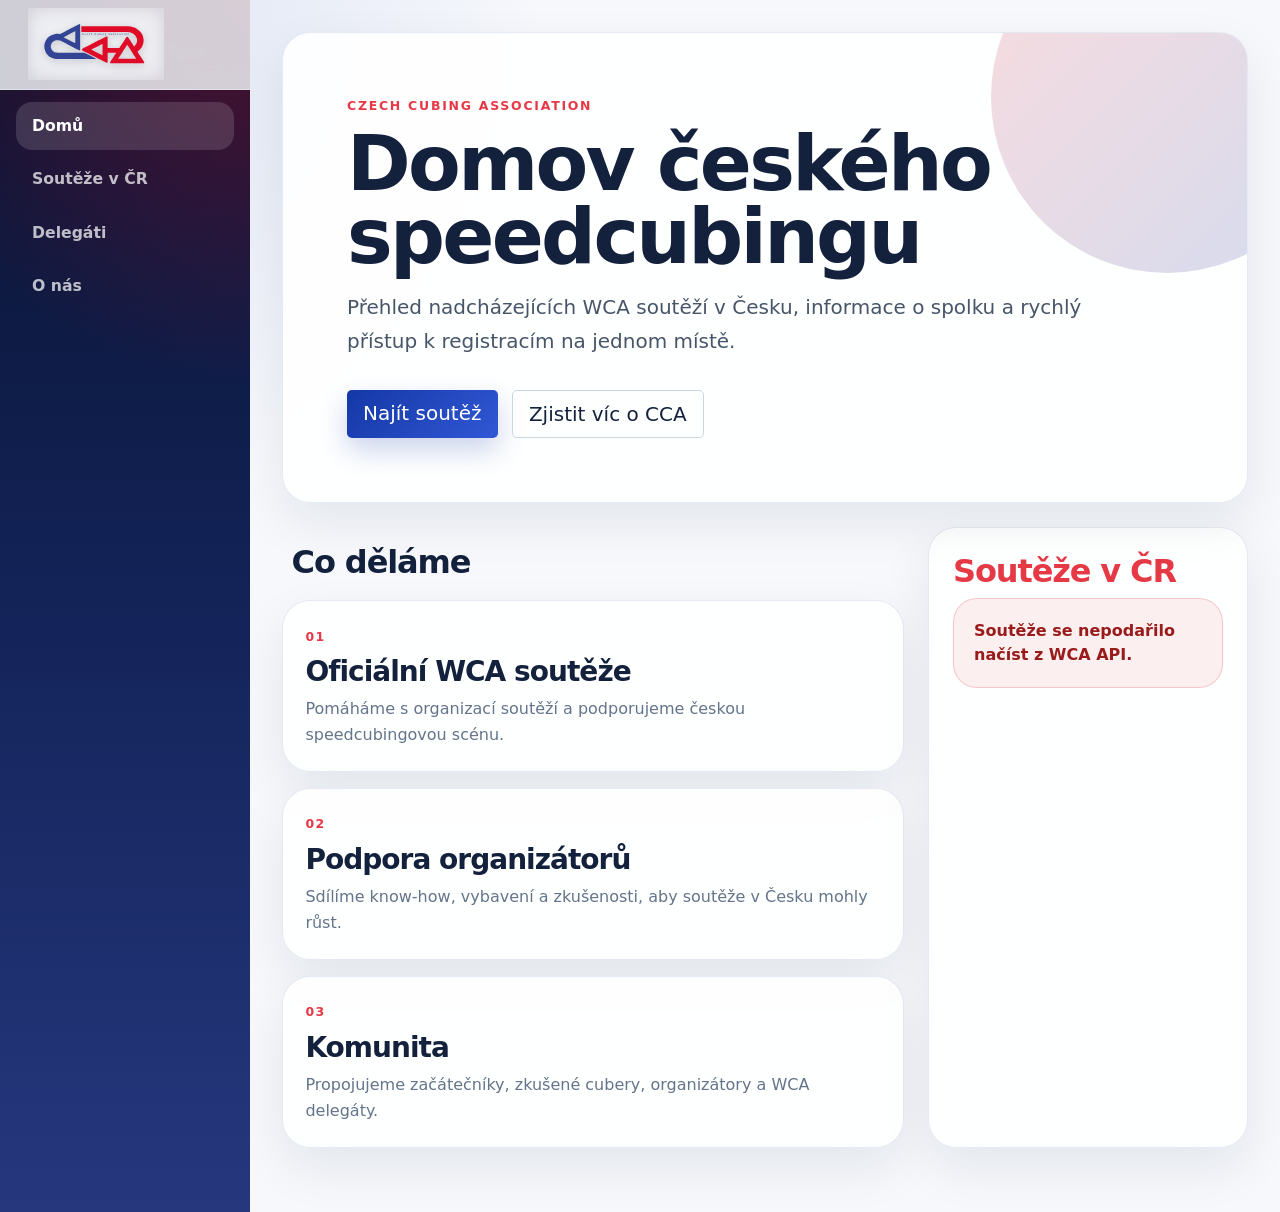
<file: index.html>
<!doctype html>
<html lang="cs">
<head>
    <meta charset="utf-8" />
    <meta name="viewport" content="width=device-width, initial-scale=1" />
    <title>Czech Cubing Association</title>
    <link rel="icon" type="image/png" href="favicon.png" />
    <link rel="stylesheet" href="bootstrap/bootstrap.min.css" />
    <link rel="stylesheet" href="css/site.css" />
</head>
<body data-page="home">
    <div class="page">
        
<div class="sidebar">
    <div class="top-row ps-3 navbar navbar-dark">
        <div class="container-fluid">
            <a class="navbar-brand navbar-logo-link" href="index.html" aria-label="Czech Cubing Association">
                <img class="cca-logo" src="images/brand/cca-logo.svg" alt="Czech Cubing Association" />
            </a>
        </div>
    </div>

    <input id="nav-toggle" type="checkbox" title="Navigace" class="navbar-toggler" aria-label="Otevřít navigaci" />

    <div class="nav-scrollable">
        <nav class="flex-column">
            <div class="nav-item px-3">
                <a class="nav-link active" href="index.html">Domů</a>
            </div>
            <div class="nav-item px-3">
                <a class="nav-link " href="souteze.html">Soutěže v ČR</a>
            </div>
            <div class="nav-item px-3">
                <a class="nav-link " href="delegati.html">Delegáti</a>
            </div>
            <div class="nav-item px-3">
                <a class="nav-link " href="o-nas.html">O nás</a>
            </div>
        </nav>
    </div>
</div>

        <main>
            <article class="content px-4">

<section class="hero panel">
    <div class="hero-copy">
        <p class="eyebrow">Czech Cubing Association</p>
        <h1>Domov českého speedcubingu</h1>
        <p class="lead">Přehled nadcházejících WCA soutěží v Česku, informace o spolku a rychlý přístup k registracím na jednom místě.</p>
        <div class="hero-actions">
            <a class="btn btn-primary btn-lg" href="souteze.html">Najít soutěž</a>
            <a class="btn btn-outline-dark btn-lg" href="o-nas.html">Zjistit víc o CCA</a>
        </div>
    </div>
</section>

<section class="section-grid">
    <div>
        <div class="section-heading">
            <h2>Co děláme</h2>
        </div>
        <div class="static-feature-list">
            <article class="static-feature-card">
                <span>01</span>
                <h3>Oficiální WCA soutěže</h3>
                <p>Pomáháme s organizací soutěží a podporujeme českou speedcubingovou scénu.</p>
            </article>
            <article class="static-feature-card">
                <span>02</span>
                <h3>Podpora organizátorů</h3>
                <p>Sdílíme know-how, vybavení a zkušenosti, aby soutěže v Česku mohly růst.</p>
            </article>
            <article class="static-feature-card">
                <span>03</span>
                <h3>Komunita</h3>
                <p>Propojujeme začátečníky, zkušené cubery, organizátory a WCA delegáty.</p>
            </article>
        </div>
    </div>

    <aside class="panel compact-panel">
        <h2>Soutěže v ČR</h2>
        <div id="home-competitions" class="loading-inline">Načítám soutěže z WCA…</div>
    </aside>
</section>

            </article>
        </main>
    </div>
    <script src="js/app.js"></script>
</body>
</html>
</file>
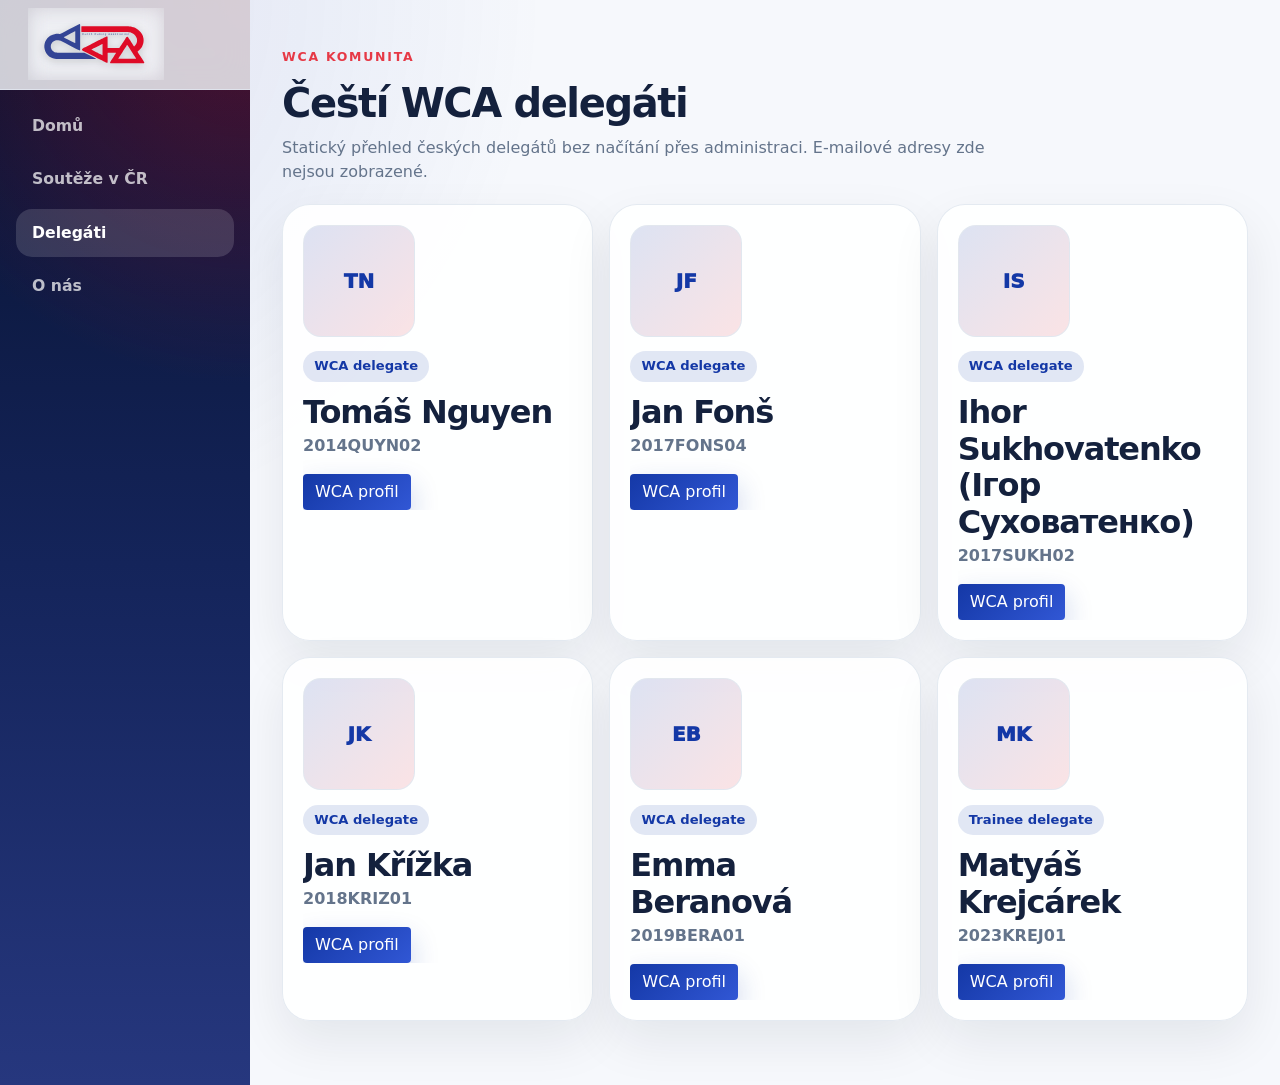
<file: delegati.html>
<!doctype html>
<html lang="cs">
<head>
    <meta charset="utf-8" />
    <meta name="viewport" content="width=device-width, initial-scale=1" />
    <title>Čeští WCA delegáti | CCA</title>
    <link rel="icon" type="image/png" href="favicon.png" />
    <link rel="stylesheet" href="bootstrap/bootstrap.min.css" />
    <link rel="stylesheet" href="css/site.css" />
</head>
<body data-page="delegates">
    <div class="page">
        
<div class="sidebar">
    <div class="top-row ps-3 navbar navbar-dark">
        <div class="container-fluid">
            <a class="navbar-brand navbar-logo-link" href="index.html" aria-label="Czech Cubing Association">
                <img class="cca-logo" src="images/brand/cca-logo.svg" alt="Czech Cubing Association" />
            </a>
        </div>
    </div>

    <input id="nav-toggle" type="checkbox" title="Navigace" class="navbar-toggler" aria-label="Otevřít navigaci" />

    <div class="nav-scrollable">
        <nav class="flex-column">
            <div class="nav-item px-3">
                <a class="nav-link " href="index.html">Domů</a>
            </div>
            <div class="nav-item px-3">
                <a class="nav-link " href="souteze.html">Soutěže v ČR</a>
            </div>
            <div class="nav-item px-3">
                <a class="nav-link active" href="delegati.html">Delegáti</a>
            </div>
            <div class="nav-item px-3">
                <a class="nav-link " href="o-nas.html">O nás</a>
            </div>
        </nav>
    </div>
</div>

        <main>
            <article class="content px-4">

<div class="page-header">
    <div>
        <p class="eyebrow">WCA komunita</p>
        <h1>Čeští WCA delegáti</h1>
        <p>Statický přehled českých delegátů bez načítání přes administraci. E-mailové adresy zde nejsou zobrazené.</p>
    </div>
</div>
<section class="delegate-grid">

        <article class="delegate-card">
            <div class="delegate-avatar delegate-avatar-fallback"><span>TN</span></div>
            <div class="delegate-body">
                <div class="delegate-meta"><span class="status-pill open">WCA delegate</span></div>
                <h2>Tomáš Nguyen</h2>
                <p>2014QUYN02</p>
                <div class="detail-actions compact-actions">
                    <a class="btn btn-primary" href="https://www.worldcubeassociation.org/persons/2014QUYN02" target="_blank" rel="noopener noreferrer">WCA profil</a>
                </div>
            </div>
        </article>

        <article class="delegate-card">
            <div class="delegate-avatar delegate-avatar-fallback"><span>JF</span></div>
            <div class="delegate-body">
                <div class="delegate-meta"><span class="status-pill open">WCA delegate</span></div>
                <h2>Jan Fonš</h2>
                <p>2017FONS04</p>
                <div class="detail-actions compact-actions">
                    <a class="btn btn-primary" href="https://www.worldcubeassociation.org/persons/2017FONS04" target="_blank" rel="noopener noreferrer">WCA profil</a>
                </div>
            </div>
        </article>

        <article class="delegate-card">
            <div class="delegate-avatar delegate-avatar-fallback"><span>IS</span></div>
            <div class="delegate-body">
                <div class="delegate-meta"><span class="status-pill open">WCA delegate</span></div>
                <h2>Ihor Sukhovatenko (Ігор Суховатенко)</h2>
                <p>2017SUKH02</p>
                <div class="detail-actions compact-actions">
                    <a class="btn btn-primary" href="https://www.worldcubeassociation.org/persons/2017SUKH02" target="_blank" rel="noopener noreferrer">WCA profil</a>
                </div>
            </div>
        </article>

        <article class="delegate-card">
            <div class="delegate-avatar delegate-avatar-fallback"><span>JK</span></div>
            <div class="delegate-body">
                <div class="delegate-meta"><span class="status-pill open">WCA delegate</span></div>
                <h2>Jan Křížka</h2>
                <p>2018KRIZ01</p>
                <div class="detail-actions compact-actions">
                    <a class="btn btn-primary" href="https://www.worldcubeassociation.org/persons/2018KRIZ01" target="_blank" rel="noopener noreferrer">WCA profil</a>
                </div>
            </div>
        </article>

        <article class="delegate-card">
            <div class="delegate-avatar delegate-avatar-fallback"><span>EB</span></div>
            <div class="delegate-body">
                <div class="delegate-meta"><span class="status-pill open">WCA delegate</span></div>
                <h2>Emma Beranová</h2>
                <p>2019BERA01</p>
                <div class="detail-actions compact-actions">
                    <a class="btn btn-primary" href="https://www.worldcubeassociation.org/persons/2019BERA01" target="_blank" rel="noopener noreferrer">WCA profil</a>
                </div>
            </div>
        </article>

        <article class="delegate-card">
            <div class="delegate-avatar delegate-avatar-fallback"><span>MK</span></div>
            <div class="delegate-body">
                <div class="delegate-meta"><span class="status-pill open">Trainee delegate</span></div>
                <h2>Matyáš Krejcárek</h2>
                <p>2023KREJ01</p>
                <div class="detail-actions compact-actions">
                    <a class="btn btn-primary" href="https://www.worldcubeassociation.org/persons/2023KREJ01" target="_blank" rel="noopener noreferrer">WCA profil</a>
                </div>
            </div>
        </article>
</section>

            </article>
        </main>
    </div>
    <script src="js/app.js"></script>
</body>
</html>
</file>
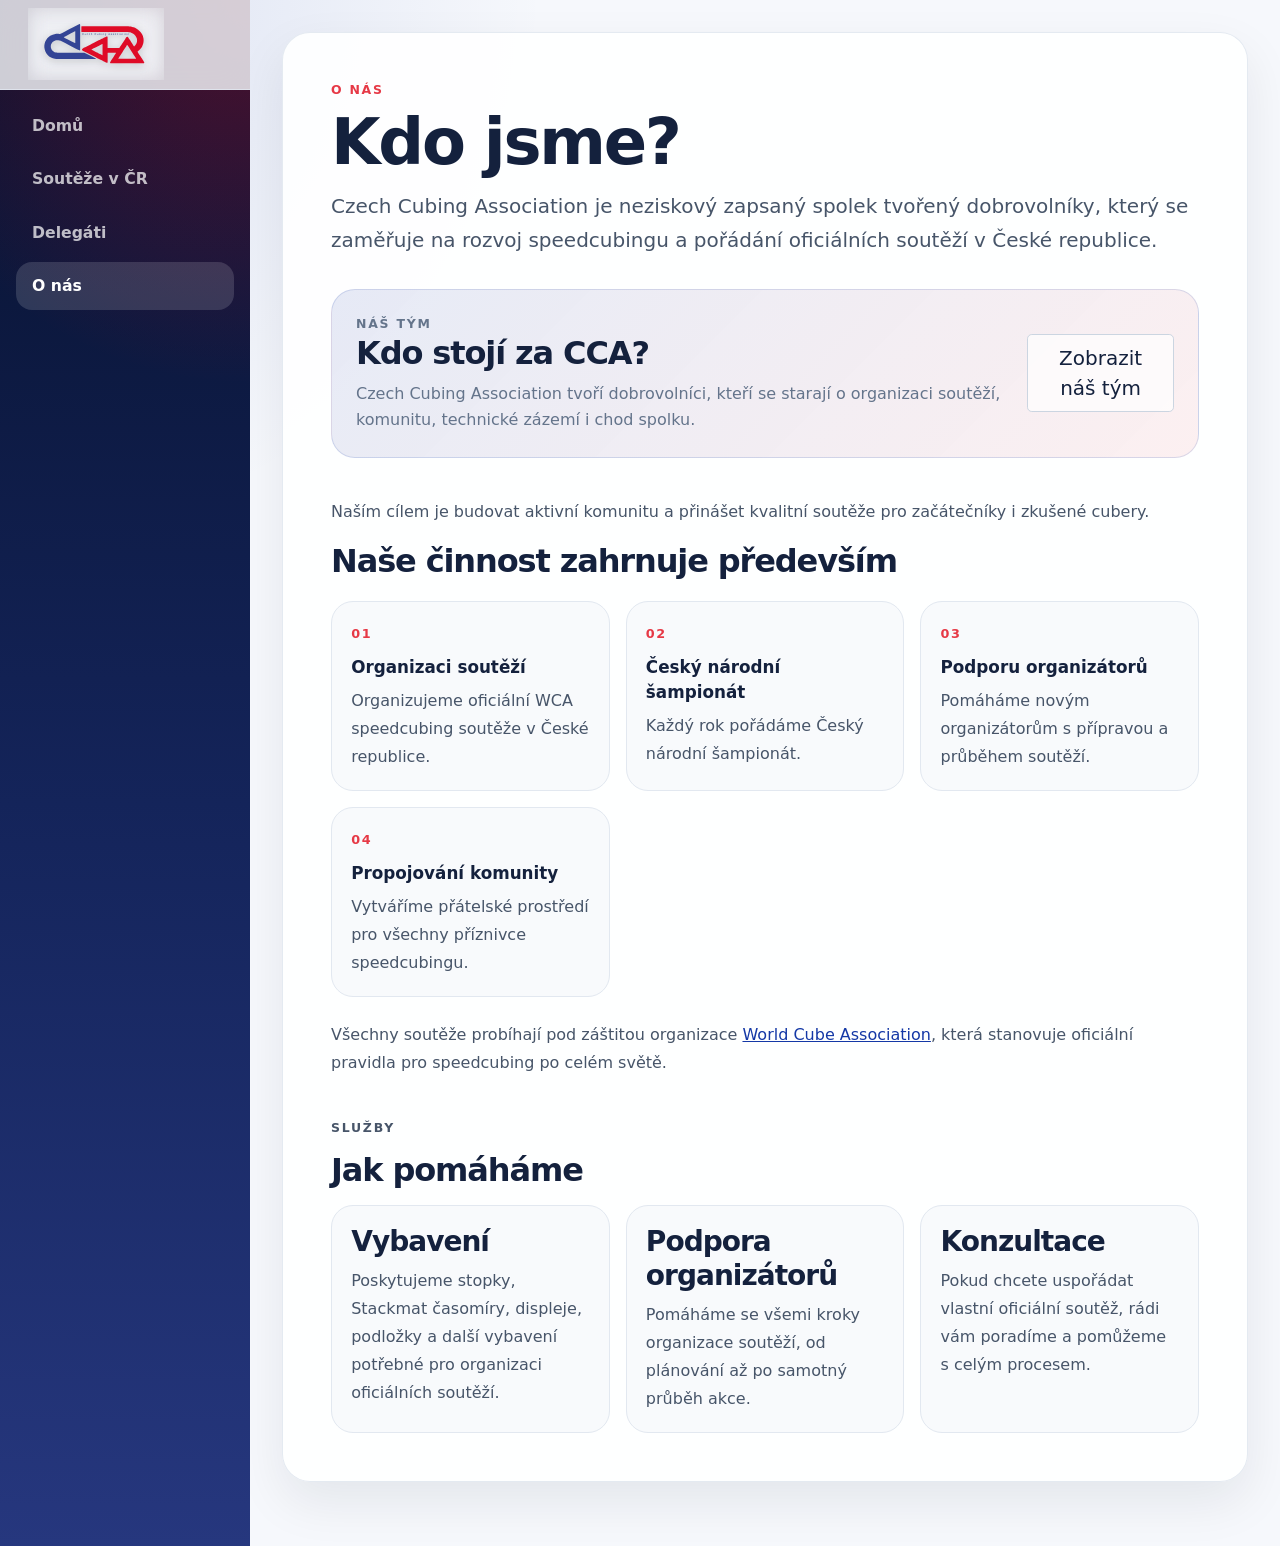
<file: o-nas.html>
<!doctype html>
<html lang="cs">
<head>
    <meta charset="utf-8" />
    <meta name="viewport" content="width=device-width, initial-scale=1" />
    <title>O nás | CCA</title>
    <link rel="icon" type="image/png" href="favicon.png" />
    <link rel="stylesheet" href="bootstrap/bootstrap.min.css" />
    <link rel="stylesheet" href="css/site.css" />
</head>
<body data-page="about">
    <div class="page">
        
<div class="sidebar">
    <div class="top-row ps-3 navbar navbar-dark">
        <div class="container-fluid">
            <a class="navbar-brand navbar-logo-link" href="index.html" aria-label="Czech Cubing Association">
                <img class="cca-logo" src="images/brand/cca-logo.svg" alt="Czech Cubing Association" />
            </a>
        </div>
    </div>

    <input id="nav-toggle" type="checkbox" title="Navigace" class="navbar-toggler" aria-label="Otevřít navigaci" />

    <div class="nav-scrollable">
        <nav class="flex-column">
            <div class="nav-item px-3">
                <a class="nav-link " href="index.html">Domů</a>
            </div>
            <div class="nav-item px-3">
                <a class="nav-link " href="souteze.html">Soutěže v ČR</a>
            </div>
            <div class="nav-item px-3">
                <a class="nav-link " href="delegati.html">Delegáti</a>
            </div>
            <div class="nav-item px-3">
                <a class="nav-link active" href="o-nas.html">O nás</a>
            </div>
        </nav>
    </div>
</div>

        <main>
            <article class="content px-4">

<article class="about-page panel">
    <div class="about-hero">
        <p class="eyebrow">O nás</p>
        <h1>Kdo jsme?</h1>
        <p class="lead">
            Czech Cubing Association je neziskový zapsaný spolek tvořený dobrovolníky,
            který se zaměřuje na rozvoj speedcubingu a pořádání oficiálních soutěží
            v České republice.
        </p>
    </div>

    <section class="about-team-link">
        <div>
            <p class="eyebrow">Náš tým</p>
            <h2>Kdo stojí za CCA?</h2>
            <p>
                Czech Cubing Association tvoří dobrovolníci, kteří se starají o organizaci soutěží,
                komunitu, technické zázemí i chod spolku.
            </p>
        </div>

        <a class="btn btn-outline-dark btn-lg" href="tym.html">
            Zobrazit náš tým
        </a>
    </section>

    <section class="about-section">
        <p>
            Naším cílem je budovat aktivní komunitu a přinášet kvalitní soutěže
            pro začátečníky i zkušené cubery.
        </p>

        <h2>Naše činnost zahrnuje především</h2>

        <div class="about-feature-grid">
            <div>
                <span>01</span>
                <strong>Organizaci soutěží</strong>
                <p>Organizujeme oficiální WCA speedcubing soutěže v České republice.</p>
            </div>

            <div>
                <span>02</span>
                <strong>Český národní šampionát</strong>
                <p>Každý rok pořádáme Český národní šampionát.</p>
            </div>

            <div>
                <span>03</span>
                <strong>Podporu organizátorů</strong>
                <p>Pomáháme novým organizátorům s přípravou a průběhem soutěží.</p>
            </div>

            <div>
                <span>04</span>
                <strong>Propojování komunity</strong>
                <p>Vytváříme přátelské prostředí pro všechny příznivce speedcubingu.</p>
            </div>
        </div>

        <p>
            Všechny soutěže probíhají pod záštitou organizace
            <a href="https://www.worldcubeassociation.org/" target="_blank" rel="noopener noreferrer">
                World Cube Association</a>,
            která stanovuje oficiální pravidla pro speedcubing po celém světě.
        </p>
    </section>

    <section class="about-section">
        <p class="eyebrow">Služby</p>
        <h2>Jak pomáháme</h2>

        <div class="about-services">
            <div>
                <h3>Vybavení</h3>
                <p>
                    Poskytujeme stopky, Stackmat časomíry, displeje, podložky a další vybavení
                    potřebné pro organizaci oficiálních soutěží.
                </p>
            </div>

            <div>
                <h3>Podpora organizátorů</h3>
                <p>
                    Pomáháme se všemi kroky organizace soutěží, od plánování až po samotný
                    průběh akce.
                </p>
            </div>

            <div>
                <h3>Konzultace</h3>
                <p>
                    Pokud chcete uspořádat vlastní oficiální soutěž, rádi vám poradíme
                    a pomůžeme s celým procesem.
                </p>
            </div>
        </div>
    </section>
</article>

            </article>
        </main>
    </div>
    <script src="js/app.js"></script>
</body>
</html>
</file>
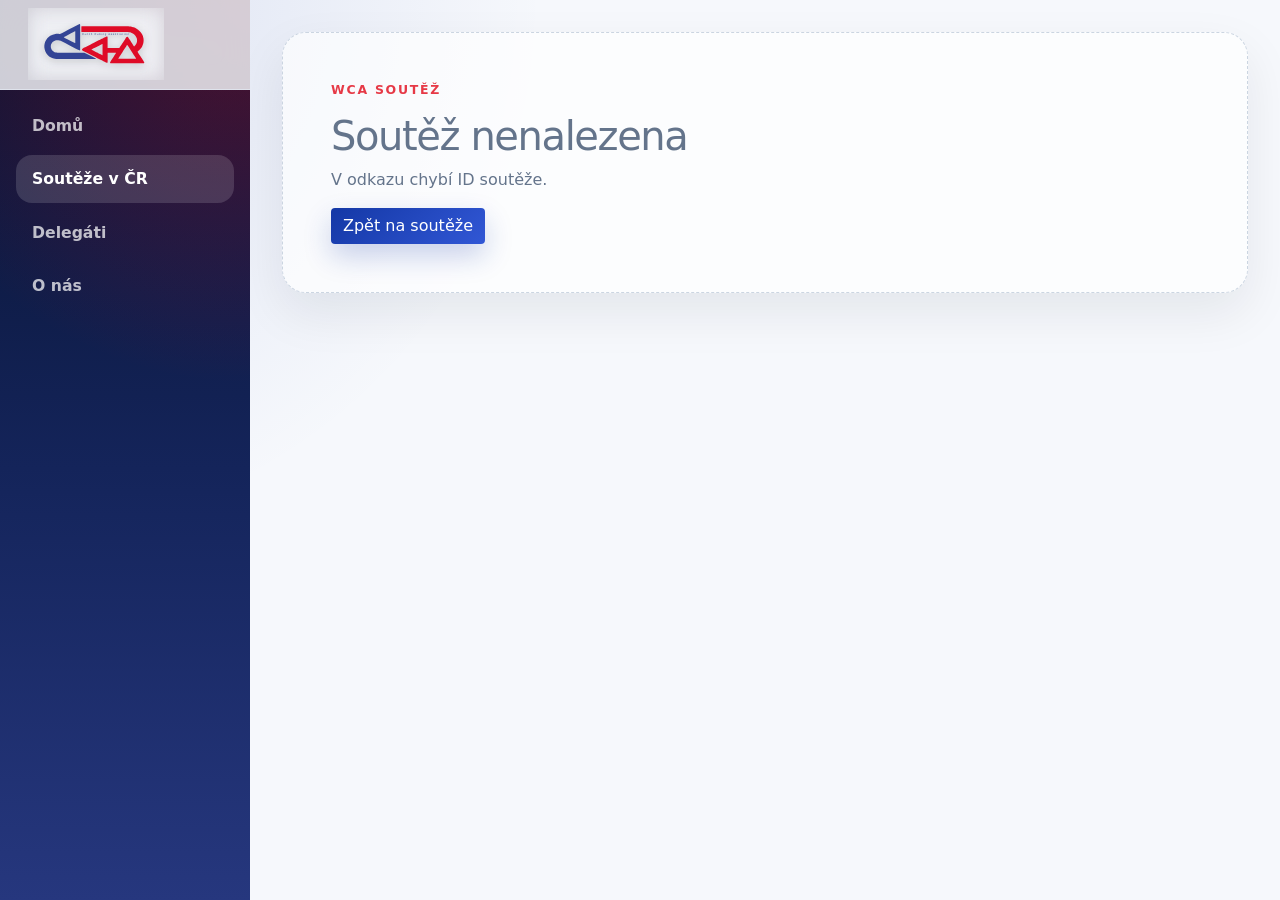
<file: soutez.html>
<!doctype html>
<html lang="cs">
<head>
    <meta charset="utf-8" />
    <meta name="viewport" content="width=device-width, initial-scale=1" />
    <title>Soutěž | CCA</title>
    <link rel="icon" type="image/png" href="favicon.png" />
    <link rel="stylesheet" href="bootstrap/bootstrap.min.css" />
    <link rel="stylesheet" href="css/site.css" />
</head>
<body data-page="competition-detail">
    <div class="page">
        
<div class="sidebar">
    <div class="top-row ps-3 navbar navbar-dark">
        <div class="container-fluid">
            <a class="navbar-brand navbar-logo-link" href="index.html" aria-label="Czech Cubing Association">
                <img class="cca-logo" src="images/brand/cca-logo.svg" alt="Czech Cubing Association" />
            </a>
        </div>
    </div>

    <input id="nav-toggle" type="checkbox" title="Navigace" class="navbar-toggler" aria-label="Otevřít navigaci" />

    <div class="nav-scrollable">
        <nav class="flex-column">
            <div class="nav-item px-3">
                <a class="nav-link " href="index.html">Domů</a>
            </div>
            <div class="nav-item px-3">
                <a class="nav-link active" href="souteze.html">Soutěže v ČR</a>
            </div>
            <div class="nav-item px-3">
                <a class="nav-link " href="delegati.html">Delegáti</a>
            </div>
            <div class="nav-item px-3">
                <a class="nav-link " href="o-nas.html">O nás</a>
            </div>
        </nav>
    </div>
</div>

        <main>
            <article class="content px-4">

<div id="competition-detail" class="skeleton">Načítám detail soutěže…</div>

            </article>
        </main>
    </div>
    <script src="js/app.js"></script>
</body>
</html>
</file>
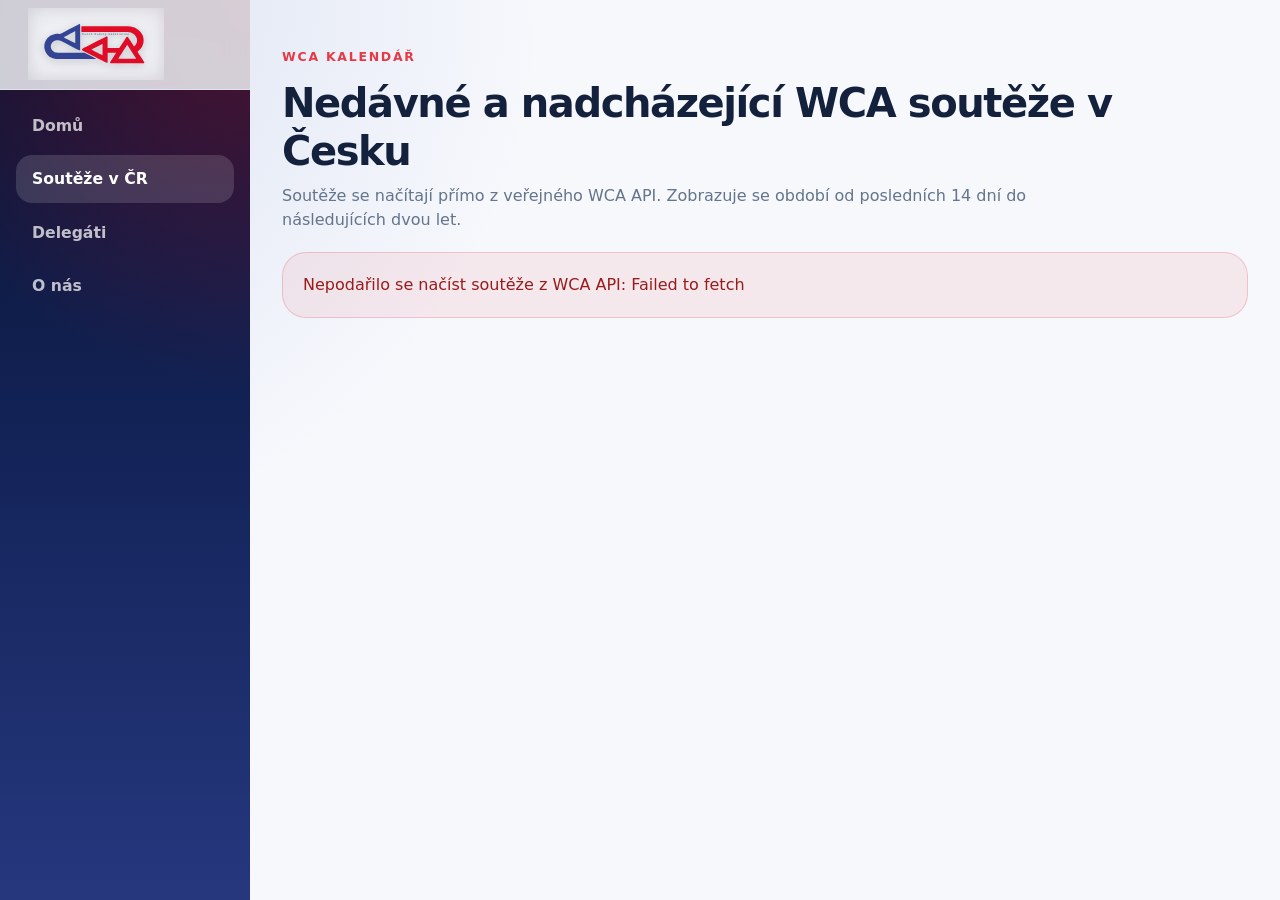
<file: souteze.html>
<!doctype html>
<html lang="cs">
<head>
    <meta charset="utf-8" />
    <meta name="viewport" content="width=device-width, initial-scale=1" />
    <title>Soutěže v ČR | CCA</title>
    <link rel="icon" type="image/png" href="favicon.png" />
    <link rel="stylesheet" href="bootstrap/bootstrap.min.css" />
    <link rel="stylesheet" href="css/site.css" />
</head>
<body data-page="competitions">
    <div class="page">
        
<div class="sidebar">
    <div class="top-row ps-3 navbar navbar-dark">
        <div class="container-fluid">
            <a class="navbar-brand navbar-logo-link" href="index.html" aria-label="Czech Cubing Association">
                <img class="cca-logo" src="images/brand/cca-logo.svg" alt="Czech Cubing Association" />
            </a>
        </div>
    </div>

    <input id="nav-toggle" type="checkbox" title="Navigace" class="navbar-toggler" aria-label="Otevřít navigaci" />

    <div class="nav-scrollable">
        <nav class="flex-column">
            <div class="nav-item px-3">
                <a class="nav-link " href="index.html">Domů</a>
            </div>
            <div class="nav-item px-3">
                <a class="nav-link active" href="souteze.html">Soutěže v ČR</a>
            </div>
            <div class="nav-item px-3">
                <a class="nav-link " href="delegati.html">Delegáti</a>
            </div>
            <div class="nav-item px-3">
                <a class="nav-link " href="o-nas.html">O nás</a>
            </div>
        </nav>
    </div>
</div>

        <main>
            <article class="content px-4">

<div class="page-header">
    <div>
        <p class="eyebrow">WCA kalendář</p>
        <h1>Nedávné a nadcházející WCA soutěže v Česku</h1>
        <p>Soutěže se načítají přímo z veřejného WCA API. Zobrazuje se období od posledních 14 dní do následujících dvou let.</p>
    </div>
</div>

<div id="competitions-list" class="skeleton">Načítám soutěže z WCA…</div>

            </article>
        </main>
    </div>
    <script src="js/app.js"></script>
</body>
</html>
</file>
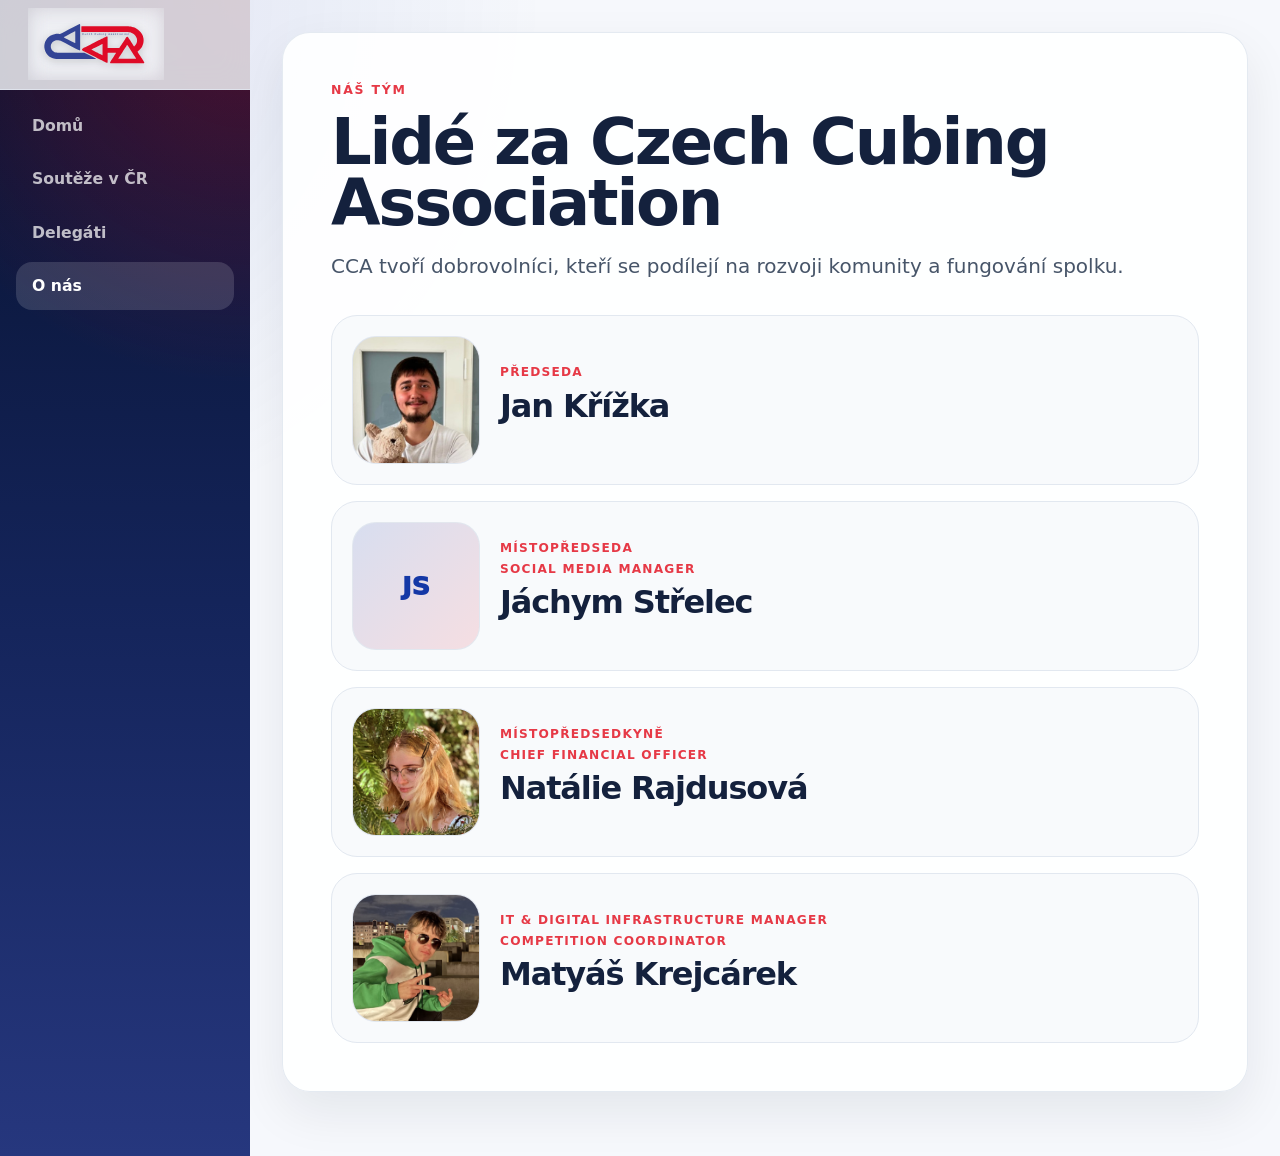
<file: tym.html>
<!doctype html>
<html lang="cs">
<head>
    <meta charset="utf-8" />
    <meta name="viewport" content="width=device-width, initial-scale=1" />
    <title>Náš tým | CCA</title>
    <link rel="icon" type="image/png" href="favicon.png" />
    <link rel="stylesheet" href="bootstrap/bootstrap.min.css" />
    <link rel="stylesheet" href="css/site.css" />
</head>
<body data-page="team">
    <div class="page">
        
<div class="sidebar">
    <div class="top-row ps-3 navbar navbar-dark">
        <div class="container-fluid">
            <a class="navbar-brand navbar-logo-link" href="index.html" aria-label="Czech Cubing Association">
                <img class="cca-logo" src="images/brand/cca-logo.svg" alt="Czech Cubing Association" />
            </a>
        </div>
    </div>

    <input id="nav-toggle" type="checkbox" title="Navigace" class="navbar-toggler" aria-label="Otevřít navigaci" />

    <div class="nav-scrollable">
        <nav class="flex-column">
            <div class="nav-item px-3">
                <a class="nav-link " href="index.html">Domů</a>
            </div>
            <div class="nav-item px-3">
                <a class="nav-link " href="souteze.html">Soutěže v ČR</a>
            </div>
            <div class="nav-item px-3">
                <a class="nav-link " href="delegati.html">Delegáti</a>
            </div>
            <div class="nav-item px-3">
                <a class="nav-link active" href="o-nas.html">O nás</a>
            </div>
        </nav>
    </div>
</div>

        <main>
            <article class="content px-4">

<article class="team-page panel">
    <div class="team-hero">
        <p class="eyebrow">Náš tým</p>
        <h1>Lidé za Czech Cubing Association</h1>
        <p class="lead">
            CCA tvoří dobrovolníci, kteří se podílejí na rozvoji komunity
            a fungování spolku.
        </p>
    </div>

    <section class="team-grid">

        <article class="team-card">
            <div class="team-photo"><img src="images/contacts/krizka-jan.jpeg" alt="Jan Křížka" /></div>
            <div class="team-body">
                <p class="team-role">Předseda</p>
                <h2>Jan Křížka</h2>
            </div>
        </article>

        <article class="team-card">
            <div class="team-photo team-photo-fallback"><span>JS</span></div>
            <div class="team-body">
                <p class="team-role">Místopředseda</p><p class="team-role">Social media manager</p>
                <h2>Jáchym Střelec</h2>
            </div>
        </article>

        <article class="team-card">
            <div class="team-photo"><img src="images/contacts/rajdusova-natalie.jpg" alt="Natálie Rajdusová" /></div>
            <div class="team-body">
                <p class="team-role">Místopředsedkyně</p><p class="team-role">Chief Financial Officer</p>
                <h2>Natálie Rajdusová</h2>
            </div>
        </article>

        <article class="team-card">
            <div class="team-photo"><img src="images/contacts/krejcarek-matyas.jpg" alt="Matyáš Krejcárek" /></div>
            <div class="team-body">
                <p class="team-role">IT &amp; Digital Infrastructure Manager</p><p class="team-role">Competition Coordinator</p>
                <h2>Matyáš Krejcárek</h2>
            </div>
        </article>
    </section>
</article>

            </article>
        </main>
    </div>
    <script src="js/app.js"></script>
</body>
</html>
</file>
<file: css/site.css>
@charset "UTF-8";

/* =========================================================
   CCA app.css
   =========================================================
   01 Variables
   02 Base / reset
   03 Layout helpers
   04 Buttons
   05 Shared panels, cards, badges
   06 Home hero
   07 Articles + saved articles
   08 Competitions
   09 Delegates
   10 Admin
   11 Forms / validation
   12 Header helpers
   13 Modals
   14 Person results
   15 Person profile
   16 Static pages
   17 Contact / team
   18 Competition organization
   19 Blazor error
   20 Overflow protection
   21 Responsive
   22 Competitors + psych sheet
   23 Predictions
   24 Groups / assignments
   25 Organizer dashboard
   
   ========================================================= */

/* =========================================================
   01 Variables
   ========================================================= */

:root {
    --cca-blue: #1438a6;
    --cca-red: #e63946;
    --cca-ink: #14213d;
    --cca-muted: #64748b;
    --cca-bg: #f6f8fc;
    --cca-panel: #ffffff;
    --cca-line: #e2e8f0;
}

/* =========================================================
   02 Base / reset
   ========================================================= */

*,
*::before,
*::after {
    box-sizing: border-box;
}

html,
body {
    width: 100%;
    max-width: 100%;
    min-height: 100%;
    overflow-x: hidden;
    font-family: Inter, ui-sans-serif, system-ui, -apple-system, BlinkMacSystemFont, "Segoe UI", sans-serif;
    background: radial-gradient(circle at top left, rgba(20, 56, 166, .12), transparent 34rem), var(--cca-bg);
    color: var(--cca-ink);
}

img,
svg,
video {
    max-width: 100%;
    height: auto;
}

a {
    overflow-wrap: anywhere;
}

a,
.btn-link {
    color: var(--cca-blue);
}

h1,
h2,
h3 {
    letter-spacing: -.035em;
}

    h1:focus {
        outline: none;
    }

.lead {
    color: #475569;
    line-height: 1.7;
}

/* =========================================================
   03 Layout helpers
   ========================================================= */

.content {
    width: 100%;
    max-width: 1180px;
    min-width: 0;
    padding-top: 2rem;
    padding-bottom: 4rem;
    overflow-x: hidden;
}

.section-grid {
    display: grid;
    grid-template-columns: minmax(0, 1.35fr) minmax(320px, .65fr);
    gap: 1.5rem;
    margin-top: 1.5rem;
}

.card-list,
.article-grid,
.competition-grid {
    display: grid;
    gap: 1rem;
}

.article-grid {
    grid-template-columns: repeat(auto-fit, minmax(min(280px, 100%), 1fr));
}

.competition-grid {
    grid-template-columns: repeat(auto-fit, minmax(min(300px, 100%), 1fr));
}

.section-heading,
.page-header {
    display: flex;
    align-items: end;
    justify-content: space-between;
    gap: 1rem;
    margin: 1rem 0 1.2rem;
}

    .page-header h1,
    .section-heading h2 {
        font-weight: 850;
        margin: 0;
    }

    .section-heading h2 {
        margin-left: .6rem;
    }

    .page-header p:not(.eyebrow) {
        color: var(--cca-muted);
        max-width: 760px;
        margin: .6rem 0 0;
    }

/* =========================================================
   04 Buttons
   ========================================================= */

.btn-primary {
    color: #fff;
    background: linear-gradient(135deg, var(--cca-blue), #3157d5);
    border: 0;
    box-shadow: 0 12px 28px rgba(20, 56, 166, .22);
}

    .btn-primary:hover {
        filter: brightness(.96);
    }

.btn-outline-dark {
    border-color: #cbd5e1;
    color: var(--cca-ink);
    background: rgba(255,255,255,.72);
}

.link-button {
    border: 0;
    background: transparent;
    color: var(--cca-blue);
    padding: 0;
    font-weight: 700;
}

.text-link {
    font-weight: 750;
    text-decoration: none;
}

/* =========================================================
   05 Shared panels, cards, badges
   ========================================================= */

.panel,
.article-card,
.news-card,
.competition-card {
    border: 1px solid rgba(226, 232, 240, .9);
    background: rgba(255,255,255,.9);
    border-radius: 28px;
    box-shadow: 0 20px 50px rgba(15, 23, 42, .08);
}

.eyebrow {
    margin: 0 0 .75rem;
    color: var(--cca-red);
    font-size: .78rem;
    font-weight: 800;
    text-transform: uppercase;
    letter-spacing: .14em;
}

.skeleton,
.empty-state {
    border: 1px dashed #cbd5e1;
    border-radius: 24px;
    background: rgba(255,255,255,.65);
    color: var(--cca-muted);
    padding: 2rem;
}

.article-detail,
.competition-detail,
.editor,
.empty-state {
    padding: clamp(1.5rem, 4vw, 3rem);
}

    .article-detail h1,
    .competition-detail h1 {
        font-size: clamp(2.2rem, 4vw, 4rem);
        font-weight: 900;
        margin-top: 1rem;
    }

.detail-actions {
    display: flex;
    flex-wrap: wrap;
    gap: .8rem;
    margin: 2rem 0;
}

.detail-section {
    margin-top: 2rem;
}

    .detail-section h2 {
        font-size: 1.25rem;
        font-weight: 850;
    }

.news-card,
.article-card,
.competition-card,
.mini-competition {
    display: block;
    color: inherit;
    text-decoration: none;
    transition: transform .18s ease, box-shadow .18s ease, border-color .18s ease;
}

    .news-card:hover,
    .article-card:hover,
    .competition-card:hover,
    .mini-competition:hover {
        transform: translateY(-3px);
        border-color: rgba(20,56,166,.28);
        box-shadow: 0 24px 56px rgba(15, 23, 42, .12);
    }

.news-card,
.article-card,
.competition-card {
    padding: 1.4rem;
}

    .news-card span,
    .article-card span {
        color: var(--cca-muted);
        font-size: .9rem;
    }

    .news-card h3,
    .article-card h2,
    .competition-card h2 {
        margin: .55rem 0;
        font-weight: 800;
    }

    .news-card p,
    .article-card p,
    .competition-card p {
        color: var(--cca-muted);
        margin-bottom: 0;
    }

.compact-panel {
    padding: 1.5rem;
}

    .compact-panel h2 {
        color: var(--cca-red);
        font-weight: 850;
    }

.mini-competition {
    padding: 1rem;
    border: 1px solid var(--cca-line);
    border-radius: 18px;
    margin-bottom: .75rem;
    background: #fff;
}

    .mini-competition strong,
    .mini-competition span {
        display: block;
    }

    .mini-competition span {
        color: var(--cca-muted);
        font-size: .92rem;
        margin-top: .25rem;
    }

.date-badge,
.status-pill,
.event-tags span {
    display: inline-flex;
    align-items: center;
    border-radius: 999px;
    padding: .35rem .7rem;
    font-size: .82rem;
    font-weight: 800;
}

.date-badge {
    background: rgba(20,56,166,.1);
    color: var(--cca-blue);
}

.status-pill {
    background: #f1f5f9;
    color: #475569;
    margin-left: .4rem;
}

    .status-pill.running {
        background: rgba(34, 197, 94, .14);
        color: #166534;
        border-color: rgba(34, 197, 94, .25);
    }

    .status-pill.past {
        background: rgba(100, 116, 139, .14);
        color: #475569;
        border-color: rgba(100, 116, 139, .25);
    }

    .status-pill.open {
        background: rgba(20, 56, 166, .12);
        color: var(--cca-blue);
        border-color: rgba(20, 56, 166, .22);
    }

    .status-pill.upcoming {
        background: rgba(245, 158, 11, .16);
        color: #92400e;
        border-color: rgba(245, 158, 11, .28);
    }

    .status-pill.closed {
        background: rgba(230, 57, 70, .12);
        color: #b91c1c;
        border-color: rgba(230, 57, 70, .22);
    }

    .status-pill.unknown {
        background: rgba(148, 163, 184, .14);
        color: #475569;
        border-color: rgba(148, 163, 184, .25);
    }

.event-tags {
    display: flex;
    flex-wrap: wrap;
    gap: .4rem;
    margin-top: 1rem;
}

    .event-tags span {
        background: #f8fafc;
        border: 1px solid var(--cca-line);
        color: #475569;
    }

    .event-tags.large span {
        padding: .5rem .85rem;
    }

/* =========================================================
   06 Home hero
   ========================================================= */

.hero {
    display: block;
    padding: clamp(2rem, 5vw, 4rem);
    overflow: hidden;
    position: relative;
}

    .hero::after {
        content: "";
        position: absolute;
        width: 22rem;
        height: 22rem;
        right: -6rem;
        top: -7rem;
        border-radius: 999px;
        background: linear-gradient(135deg, rgba(230,57,70,.18), rgba(20,56,166,.18));
        pointer-events: none;
    }

.hero-copy {
    position: relative;
    z-index: 1;
    width: 100%;
    max-width: 920px;
}

.hero h1 {
    max-width: 860px;
    font-size: clamp(2.7rem, 6vw, 5.5rem);
    font-weight: 900;
    line-height: .95;
    margin-bottom: 1rem;
}

.hero .lead {
    max-width: 760px;
}

.hero-actions {
    display: flex;
    gap: .9rem;
    flex-wrap: wrap;
    margin-top: 2rem;
}

/* =========================================================
   07 Articles + saved articles
   ========================================================= */

.article-body {
    margin-top: 2rem;
    font-size: 1.08rem;
    line-height: 1.85;
    color: #334155;
}

.article-search {
    padding: 1.25rem;
    margin-bottom: 1.25rem;
}

    .article-search .form-label {
        color: var(--cca-ink);
        font-weight: 850;
    }

    .article-search .form-control {
        border-color: var(--cca-line);
        border-radius: 16px;
        padding: .8rem .95rem;
        background-color: white;
    }

        .article-search .form-control:focus {
            border-color: rgba(20, 56, 166, .45);
            box-shadow: 0 0 0 .2rem rgba(20, 56, 166, .10);
        }

.article-search-clear {
    margin-top: .8rem;
}

.article-search-count {
    color: var(--cca-muted);
    font-weight: 750;
    margin: 0 0 1rem;
}

.article-detail {
    position: relative;
}

.article-card-wrap {
    position: relative;
    display: block;
    color: inherit;
    text-decoration: none;
}

.article-card-topline {
    display: flex;
    align-items: center;
    justify-content: space-between;
    gap: .75rem;
    margin-bottom: .55rem;
}

    .article-card-topline > span {
        color: var(--cca-muted);
        font-size: .9rem;
    }

.article-card-link {
    display: block;
    color: inherit;
    text-decoration: none;
}

    .article-card-link:hover {
        text-decoration: none;
    }

    .article-card-link h2 {
        margin: .55rem 0;
        font-weight: 800;
    }

    .article-card-link p {
        color: var(--cca-muted);
        margin-bottom: 0;
    }

.save-article-button {
    font-weight: 850;
}

    .save-article-button.saved {
        border-color: rgba(245, 158, 11, .35);
        background: rgba(245, 158, 11, .12);
        color: #92400e;
    }

.save-article-icon {
    display: inline-grid;
    place-items: center;
    width: 2.35rem;
    height: 2.35rem;
    max-width: none;
    border: 1px solid var(--cca-line);
    border-radius: 999px;
    background: rgba(255,255,255,.92);
    color: #94a3b8;
    font-size: 1.25rem;
    font-weight: 900;
    line-height: 1;
    cursor: pointer;
    box-shadow: 0 10px 24px rgba(15, 23, 42, .08);
    transition: transform .15s ease, background .15s ease, color .15s ease, border-color .15s ease;
}

    .save-article-icon:hover {
        transform: translateY(-1px);
        border-color: rgba(245, 158, 11, .38);
        background: rgba(255,255,255,.98);
        color: #f59e0b;
    }

    .save-article-icon.saved {
        border-color: rgba(245, 158, 11, .42);
        background: rgba(245, 158, 11, .14);
        color: #f59e0b;
    }

    .save-article-icon.inline {
        position: static;
        flex: 0 0 auto;
        width: 2rem;
        height: 2rem;
        font-size: 1.1rem;
        box-shadow: none;
    }

.article-detail .save-article-icon {
    position: absolute;
    top: 1.5rem;
    right: 1.5rem;
    z-index: 2;
}

@media (max-width: 520px) {
    .article-detail .save-article-icon {
        top: 1rem;
        right: 1rem;
    }
}

/* =========================================================
   08 Competitions
   ========================================================= */

.info-grid {
    display: grid;
    grid-template-columns: repeat(auto-fit, minmax(190px, 1fr));
    gap: .8rem;
    margin: 2rem 0;
}

    .info-grid div {
        padding: 1rem;
        border: 1px solid var(--cca-line);
        border-radius: 18px;
        background: #f8fafc;
    }

    .info-grid span {
        display: block;
        color: var(--cca-muted);
        font-size: .82rem;
        margin-bottom: .35rem;
    }

    .info-grid strong {
        display: block;
    }

.competition-card .card-meta,
.competition-card .competition-meta {
    display: flex;
    align-items: center;
    flex-wrap: nowrap;
    gap: .45rem;
    min-width: 0;
}

.competition-card .card-date,
.competition-card .competition-date {
    min-width: 0;
    overflow: hidden;
    text-overflow: ellipsis;
    white-space: nowrap;
}

.competition-card .status-pill {
    white-space: nowrap;
    flex-shrink: 0;
    margin-left: 0;
    font-size: .76rem;
    padding: .34rem .6rem;
}

.competition-events-layout {
    display: grid !important;
    grid-template-columns: minmax(0, 1fr) 260px !important;
    gap: 1rem !important;
    align-items: start !important;
    margin: 2rem 0 !important;
}

    .competition-events-layout > .detail-section {
        margin-top: 0 !important;
        min-width: 0;
    }

.competition-team-section {
    margin-top: 2rem;
}

.competition-team-grid {
    display: grid;
    grid-template-columns: repeat(auto-fit, minmax(min(280px, 100%), 1fr));
    gap: 1rem;
    margin-top: 1rem;
}

.competition-team-group {
    padding: 1.25rem;
    border: 1px solid var(--cca-line);
    border-radius: 24px;
    background: #f8fafc;
}

    .competition-team-group h3 {
        margin: 0 0 1rem;
        font-size: 1rem;
        font-weight: 900;
        color: var(--cca-ink);
    }

.competition-person-list {
    display: grid;
    gap: .65rem;
}

.competition-person-card {
    display: flex;
    align-items: center;
    gap: .8rem;
    min-width: 0;
    padding: .75rem;
    border: 1px solid var(--cca-line);
    border-radius: 18px;
    background: white;
}

    .competition-person-card img,
    .competition-person-initials {
        width: 46px;
        height: 46px;
        flex: 0 0 auto;
        border-radius: 14px;
        border: 1px solid var(--cca-line);
        background: linear-gradient(135deg, rgba(20,56,166,.12), rgba(230,57,70,.10));
    }

    .competition-person-card img {
        object-fit: cover;
        display: block;
    }

.competition-person-initials {
    display: grid;
    place-items: center;
    color: var(--cca-blue);
    font-weight: 950;
    font-size: .9rem;
}

.competition-person-card div:last-child {
    min-width: 0;
}

.competition-person-card a,
.competition-person-card strong {
    display: block;
    color: var(--cca-blue);
    font-weight: 900;
    text-decoration: none;
    overflow-wrap: anywhere;
}

    .competition-person-card a:hover {
        text-decoration: underline;
    }

.competition-person-card span {
    display: block;
    margin-top: .15rem;
    color: var(--cca-muted);
    font-size: .82rem;
    font-weight: 800;
}

.event-list-section {
    grid-column: 1;
}

.event-feature-section {
    grid-column: 2;
}

.main-event-card {
    display: flex;
    align-items: center;
    justify-content: center;
    gap: 1rem;
    width: 100%;
    min-height: 116px;
    padding: 1.25rem;
    border: 1px solid rgba(20, 56, 166, .18);
    border-radius: 24px;
    background: linear-gradient(135deg, rgba(20,56,166,.10), rgba(230,57,70,.08));
}

    .main-event-card .cubing-icon {
        font-size: 3rem;
        color: var(--cca-blue);
        line-height: 1;
    }

    .main-event-card strong {
        display: block;
        font-size: 1.15rem;
        font-weight: 900;
    }

    .main-event-card p {
        margin: .25rem 0 0;
        color: var(--cca-muted);
    }

.event-icon-grid {
    display: flex;
    flex-wrap: wrap;
    gap: .65rem;
    margin-top: 1rem;
}

.event-icon-pill {
    display: inline-flex;
    align-items: center;
    gap: .55rem;
    padding: .65rem .85rem;
    border: 1px solid var(--cca-line);
    border-radius: 999px;
    background: #f8fafc;
    color: #475569;
    font-weight: 850;
}

    .event-icon-pill .cubing-icon {
        font-size: 1.35rem;
        color: var(--cca-blue);
        line-height: 1;
    }

    .event-icon-pill.main-event-pill {
        border-color: rgba(20, 56, 166, .35);
        background: rgba(20, 56, 166, .08);
        color: var(--cca-blue);
    }

/* =========================================================
   09 Delegates
   ========================================================= */

.delegate-grid {
    display: grid;
    grid-template-columns: repeat(auto-fit, minmax(min(290px, 100%), 1fr));
    gap: 1rem;
}

.delegate-card {
    display: flex;
    flex-direction: column;
    align-items: flex-start;
    gap: .9rem;
    padding: 1.25rem;
    border: 1px solid rgba(226, 232, 240, .9);
    background: rgba(255,255,255,.9);
    border-radius: 28px;
    box-shadow: 0 20px 50px rgba(15, 23, 42, .08);
    min-width: 0;
}

.delegate-avatar {
    width: 112px;
    height: 112px;
    border-radius: 18px;
    overflow: hidden;
    display: grid;
    place-items: center;
    background: linear-gradient(135deg, rgba(20,56,166,.14), rgba(230,57,70,.14));
    border: 1px solid rgba(226,232,240,.9);
    color: var(--cca-blue);
    font-weight: 900;
    font-size: 1.25rem;
    flex-shrink: 0;
}

    .delegate-avatar img {
        width: 100%;
        height: 100%;
        object-fit: cover;
        display: block;
    }

.delegate-body {
    width: 100%;
    min-width: 0;
    overflow: hidden;
}

.delegate-meta {
    display: flex;
    gap: .45rem;
    flex-wrap: wrap;
    align-items: center;
    margin: 0 0 .75rem;
}

    .delegate-meta .status-pill {
        margin-left: 0;
    }

.delegate-body h2 {
    margin: 0 0 .2rem;
    font-weight: 850;
    line-height: 1.15;
    overflow-wrap: anywhere;
    word-break: break-word;
}

.delegate-body p {
    color: var(--cca-muted);
    margin: 0;
    font-weight: 750;
    overflow-wrap: anywhere;
}

.compact-actions {
    margin: 1rem 0 0;
}

/* =========================================================
   10 Admin
   ========================================================= */

.admin-table-wrap {
    padding: 1rem;
    overflow-x: auto;
}

.admin-table {
    width: 100%;
    border-collapse: collapse;
}

    .admin-table th,
    .admin-table td {
        padding: 1rem;
        border-bottom: 1px solid var(--cca-line);
        vertical-align: top;
    }

    .admin-table th {
        color: var(--cca-muted);
        font-size: .78rem;
        text-transform: uppercase;
        letter-spacing: .12em;
        font-weight: 900;
    }

    .admin-table td strong {
        display: block;
        font-weight: 850;
        margin-bottom: .25rem;
    }

    .admin-table td span {
        display: block;
        color: var(--cca-muted);
        max-width: 520px;
    }

.admin-actions-cell {
    white-space: nowrap;
    text-align: right;
}

    .admin-actions-cell .btn {
        margin-left: .35rem;
        margin-bottom: .35rem;
    }

.admin-hub-grid {
    display: grid;
    grid-template-columns: repeat(auto-fit, minmax(min(280px, 100%), 1fr));
    gap: 1rem;
}

.admin-hub-card {
    display: flex;
    gap: 1.2rem;
    align-items: flex-start;
    padding: 1.5rem;
    color: inherit;
    text-decoration: none;
    transition: transform .18s ease, box-shadow .18s ease, border-color .18s ease;
}

    .admin-hub-card:hover {
        transform: translateY(-3px);
        border-color: rgba(20,56,166,.28);
        box-shadow: 0 24px 56px rgba(15, 23, 42, .12);
    }

.admin-hub-icon {
    display: grid;
    place-items: center;
    width: 3.2rem;
    height: 3.2rem;
    flex: 0 0 auto;
    border-radius: 18px;
    background: linear-gradient(135deg, rgba(20,56,166,.12), rgba(230,57,70,.12));
    font-size: 1.55rem;
}

.admin-hub-card h2 {
    margin: 0 0 .35rem;
    font-weight: 850;
}

.admin-hub-card p {
    margin: 0 0 .85rem;
    color: var(--cca-muted);
}

.admin-hub-card span {
    color: var(--cca-blue);
    font-weight: 850;
}

/* =========================================================
   11 Forms / validation
   ========================================================= */

.valid.modified:not([type=checkbox]) {
    outline: 1px solid #26b050;
}

.invalid {
    outline: 1px solid #e50000;
}

.validation-message {
    color: #b42318;
    margin-top: .35rem;
}

.darker-border-checkbox.form-check-input {
    border-color: #929292;
}

/* =========================================================
   12 Header helpers
   ========================================================= */

.user-chip {
    display: flex;
    align-items: center;
    gap: .75rem;
    padding: .45rem .7rem;
    border: 1px solid var(--cca-line);
    border-radius: 999px;
    background: rgba(255,255,255,.82);
}

    .user-chip small {
        color: var(--cca-muted);
    }

.top-row-inner {
    width: 100%;
    display: flex;
    align-items: center;
    justify-content: space-between;
    gap: 1rem;
}

.top-kicker {
    color: var(--cca-muted);
    font-weight: 750;
}

/* =========================================================
   13 Modals
   ========================================================= */

.modal-backdrop-custom {
    position: fixed;
    inset: 0;
    z-index: 2000;
    display: grid;
    place-items: center;
    padding: 1rem;
    background: rgba(15, 23, 42, .48);
    backdrop-filter: blur(8px);
}

.wca-id-modal {
    width: min(100%, 520px);
    padding: clamp(1.4rem, 4vw, 2rem);
    background: rgba(255,255,255,.96);
}

    .wca-id-modal h2 {
        margin: 0 0 .75rem;
        font-weight: 900;
    }

    .wca-id-modal p {
        color: var(--cca-muted);
        line-height: 1.65;
    }

.wca-id-modal-actions {
    display: flex;
    justify-content: flex-end;
    margin-top: 1.25rem;
}

/*    Diploma modal */

.organizer-diploma-modal {
    width: min(100%, 920px);
    max-height: 88vh;
    overflow: auto;
    padding: 1.25rem;
    background: rgba(255, 255, 255, .98);
}

.diploma-modal-section {
    padding-top: 1.15rem;
}

.diploma-event-grid {
    display: grid;
    grid-template-columns: repeat(auto-fill, minmax(210px, 1fr));
    gap: .65rem;
}

.diploma-place-grid {
    display: grid;
    grid-template-columns: repeat(3, minmax(0, 1fr));
    gap: .65rem;
}

.diploma-check-card {
    display: flex;
    align-items: center;
    gap: .65rem;
    padding: .85rem .95rem;
    border: 1px solid var(--cca-line);
    border-radius: 18px;
    background: rgba(255, 255, 255, .78);
    color: var(--cca-ink);
    cursor: pointer;
    transition: border-color .15s ease, background .15s ease, transform .15s ease;
}

    .diploma-check-card:hover {
        transform: translateY(-1px);
        border-color: rgba(20, 56, 166, .3);
        background: rgba(20, 56, 166, .04);
    }

    .diploma-check-card input {
        width: 1rem;
        height: 1rem;
        accent-color: var(--cca-blue);
    }

    .diploma-check-card .cubing-icon {
        color: var(--cca-blue);
        font-size: 1.2rem;
        line-height: 1;
    }

    .diploma-check-card strong {
        font-weight: 900;
    }

.diploma-modal-actions {
    display: flex;
    justify-content: flex-end;
    gap: .65rem;
    padding-top: 1.25rem;
    margin-top: 1.25rem;
    border-top: 1px solid var(--cca-line);
}

    .diploma-modal-actions .disabled {
        pointer-events: none;
        opacity: .55;
    }

.diploma-selection-table-wrap {
    overflow: auto;
    border: 1px solid var(--cca-line);
    border-radius: 18px;
}

.diploma-selection-table {
    margin-bottom: 0;
    vertical-align: middle;
}

    .diploma-selection-table th {
        color: var(--cca-muted);
        font-size: .82rem;
        text-transform: uppercase;
        letter-spacing: .04em;
        white-space: nowrap;
    }

    .diploma-selection-table td,
    .diploma-selection-table th {
        padding: .8rem .9rem;
    }

.diploma-event-label {
    display: inline-flex;
    align-items: center;
    gap: .6rem;
    color: var(--cca-ink);
}

    .diploma-event-label .cubing-icon {
        color: var(--cca-blue);
        font-size: 1.2rem;
    }

    .diploma-event-label strong {
        font-weight: 900;
        white-space: nowrap;
    }

.diploma-place-check {
    display: inline-flex;
    align-items: center;
    gap: .4rem;
    cursor: pointer;
    font-weight: 850;
}

    .diploma-place-check input {
        width: 1rem;
        height: 1rem;
        accent-color: var(--cca-blue);
    }

.diploma-quick-actions {
    display: flex;
    flex-wrap: wrap;
    gap: .5rem;
    margin-bottom: .8rem;
}

@media (max-width: 700px) {
    .organizer-diploma-modal {
        max-height: 92vh;
        padding: 1rem;
    }

    .diploma-place-grid {
        grid-template-columns: 1fr;
    }

    .diploma-modal-actions {
        flex-direction: column;
    }

        .diploma-modal-actions .btn {
            width: 100%;
        }
}

.scorecard-tutorial {
    margin: 0;
    padding-left: 1.25rem;
    color: var(--cca-muted);
    font-weight: 700;
    line-height: 1.65;
}

.scorecard-form-grid {
    display: grid;
    grid-template-columns: repeat(2, minmax(0, 1fr));
    gap: 1rem;
}

    .scorecard-form-grid .form-label {
        color: var(--cca-ink);
        font-weight: 850;
    }

    .scorecard-form-grid .form-control,
    .scorecard-form-grid .form-select {
        width: 100%;
        border-color: var(--cca-line);
        border-radius: 16px;
        padding: .75rem .9rem;
        background-color: white;
    }

@media (max-width: 700px) {
    .scorecard-form-grid {
        grid-template-columns: 1fr;
    }
}

.scorecard-round-grid {
    display: grid;
    grid-template-columns: repeat(auto-fill, minmax(240px, 1fr));
    gap: .75rem;
}

.scorecard-round-card {
    padding: .9rem;
    border: 1px solid var(--cca-line);
    border-radius: 18px;
    background: rgba(255, 255, 255, .78);
}

.scorecard-round-card-header {
    display: flex;
    align-items: center;
    gap: .55rem;
    margin-bottom: .75rem;
    color: var(--cca-ink);
}

    .scorecard-round-card-header .cubing-icon {
        color: var(--cca-blue);
        font-size: 1.15rem;
    }

    .scorecard-round-card-header strong {
        font-weight: 950;
    }

.scorecard-round-options {
    display: grid;
    gap: .45rem;
}

/* =========================================================
   14 Person results
   ========================================================= */

.results-controls {
    display: grid;
    grid-template-columns: minmax(180px, 1fr) minmax(160px, .45fr);
    gap: 1rem;
    padding: 1.25rem;
    margin-bottom: 1rem;
}

    .results-controls label {
        display: block;
        margin-bottom: .35rem;
        color: var(--cca-muted);
        font-size: .78rem;
        font-weight: 900;
        text-transform: uppercase;
        letter-spacing: .12em;
    }

.person-results-card {
    padding: 1.25rem;
}

.results-heading {
    display: flex;
    align-items: center;
    gap: .85rem;
    margin-bottom: 1rem;
}

    .results-heading .cubing-icon {
        font-size: 2.2rem;
        color: var(--cca-blue);
        line-height: 1;
    }

    .results-heading h2 {
        margin: 0;
        font-weight: 900;
    }

.person-results-list {
    list-style: none;
    margin: 0;
    padding: 0;
    display: grid;
    gap: .55rem;
}

    .person-results-list li {
        display: grid;
        grid-template-columns: 3rem 6rem minmax(0, 1fr);
        gap: .75rem;
        align-items: center;
        padding: .85rem 1rem;
        border: 1px solid var(--cca-line);
        border-radius: 18px;
        background: #f8fafc;
    }

        .person-results-list li.has-attempts {
            grid-template-columns: 3rem 6rem minmax(0, 1.15fr) minmax(0, 1fr);
        }

.result-rank {
    color: var(--cca-muted);
    font-weight: 900;
}

.result-main {
    font-weight: 950;
    white-space: nowrap;
}

.result-attempts {
    display: flex;
    flex-wrap: wrap;
    gap: .35rem;
    color: var(--cca-muted);
    font-weight: 800;
}

    .result-attempts span {
        display: inline-flex;
        padding: .25rem .45rem;
        border-radius: 999px;
        background: white;
        border: 1px solid var(--cca-line);
    }

.result-competition {
    min-width: 0;
    overflow-wrap: anywhere;
    font-weight: 850;
    text-decoration: none;
}

    .result-competition:hover {
        text-decoration: underline;
    }

.results-search {
    padding: clamp(1.25rem, 4vw, 2rem);
    max-width: 620px;
}

    .results-search .btn {
        width: 100%;
    }

    .results-search .form-control {
        border-radius: 16px;
        border-color: var(--cca-line);
    }

/* =========================================================
   15 Person profile
   ========================================================= */

.person-profile {
    display: grid;
    grid-template-columns: minmax(0, 1fr) minmax(260px, .45fr);
    gap: 1.25rem;
    align-items: stretch;
    padding: clamp(1.5rem, 4vw, 2.5rem);
    margin-bottom: 1rem;
    overflow: hidden;
    position: relative;
}

    .person-profile::after {
        content: "";
        position: absolute;
        width: 18rem;
        height: 18rem;
        right: -6rem;
        top: -6rem;
        border-radius: 999px;
        background: linear-gradient(135deg, rgba(20,56,166,.12), rgba(230,57,70,.12));
        pointer-events: none;
    }

.person-profile-main {
    position: relative;
    z-index: 1;
    min-width: 0;
}

    .person-profile-main h1 {
        margin: 0 0 .75rem;
        font-size: clamp(2.2rem, 4vw, 4rem);
        font-weight: 950;
        line-height: .95;
    }

.person-profile-heading {
    display: flex;
    align-items: center;
    gap: 1rem;
    min-width: 0;
}

.person-profile-avatar {
    width: 96px;
    height: 96px;
    flex: 0 0 auto;
    border-radius: 24px;
    object-fit: cover;
    border: 1px solid var(--cca-line);
    background: #f8fafc;
    box-shadow: 0 14px 34px rgba(15, 23, 42, .10);
}

.person-profile-meta,
.person-profile-actions {
    display: flex;
    flex-wrap: wrap;
    gap: .45rem;
}

.person-profile-meta {
    margin-bottom: 1rem;
}

    .person-profile-meta span {
        display: inline-flex;
        align-items: center;
        padding: .35rem .7rem;
        border: 1px solid var(--cca-line);
        border-radius: 999px;
        background: #f8fafc;
        color: #475569;
        font-size: .82rem;
        font-weight: 850;
    }

.person-profile-meta .person-profile-role {
    border-color: rgba(20, 56, 166, .16);
    background: linear-gradient(135deg, rgba(20,56,166,.12), rgba(230,57,70,.10));
    color: var(--cca-blue);
    font-size: .8rem;
    font-weight: 900;
}

.person-profile-actions {
    gap: .75rem;
    margin-top: 1.5rem;
}

.person-profile-stats {
    position: relative;
    z-index: 1;
    display: grid;
    gap: .65rem;
    align-self: start;
}

    .person-profile-stats div {
        padding: .9rem 1rem;
        border: 1px solid var(--cca-line);
        border-radius: 18px;
        background: #f8fafc;
    }

    .person-profile-stats span {
        display: block;
        color: var(--cca-muted);
        font-size: .78rem;
        font-weight: 850;
        text-transform: uppercase;
        letter-spacing: .08em;
    }

    .person-profile-stats strong {
        display: block;
        font-size: 1.45rem;
        font-weight: 950;
    }

.person-medal-breakdown,
.person-record-breakdown {
    display: flex;
    flex-wrap: wrap;
    gap: .4rem;
    margin-top: .55rem;
}

.person-profile-stats .person-medal-breakdown span,
.person-profile-stats .person-record-breakdown span {
    display: inline-flex;
    align-items: center;
    gap: .25rem;
    padding: .28rem .5rem;
    border: 1px solid var(--cca-line);
    border-radius: 999px;
    background: white;
    color: var(--cca-ink);
    font-size: .82rem;
    font-weight: 900;
    text-transform: none;
    letter-spacing: 0;
}

    .person-profile-stats .person-record-breakdown span.wr {
        color: #0366D6;
        border-color: rgba(3, 102, 214, .28);
        background: rgba(3, 102, 214, .08);
    }

    .person-profile-stats .person-record-breakdown span.cr {
        color: #D00404;
        border-color: rgba(208, 4, 4, .28);
        background: rgba(208, 4, 4, .08);
    }

    .person-profile-stats .person-record-breakdown span.nr {
        color: #28AA7A;
        border-color: rgba(40, 170, 122, .28);
        background: rgba(40, 170, 122, .10);
    }

.person-rank-summary {
    padding: 1.25rem;
    margin-bottom: 1rem;
}

.person-rank-table {
    display: grid;
    gap: .55rem;
}

.person-rank-table-head,
.person-rank-row {
    display: grid;
    grid-template-columns: minmax(190px, .8fr) minmax(180px, 1fr) minmax(180px, 1fr);
    gap: .75rem;
    align-items: center;
}

.person-rank-table-head {
    padding: 0 .9rem;
    color: var(--cca-muted);
    font-size: .76rem;
    font-weight: 900;
    text-transform: uppercase;
    letter-spacing: .1em;
}

.person-rank-row {
    padding: .9rem;
    border: 1px solid var(--cca-line);
    border-radius: 20px;
    background: #f8fafc;
    min-width: 0;
}

.person-rank-event {
    display: flex;
    align-items: center;
    gap: .65rem;
    min-width: 0;
}

    .person-rank-event .cubing-icon {
        color: var(--cca-blue);
        font-size: 1.7rem;
        line-height: 1;
        flex: 0 0 auto;
    }

    .person-rank-event strong {
        font-weight: 950;
        overflow-wrap: anywhere;
    }

.person-rank-result {
    min-width: 0;
}

    .person-rank-result span {
        display: block;
        color: var(--cca-muted);
        font-size: .72rem;
        font-weight: 900;
        text-transform: uppercase;
        letter-spacing: .08em;
    }

    .person-rank-result strong {
        display: block;
        margin: .1rem 0;
        font-size: 1.08rem;
        font-weight: 950;
    }

    .person-rank-result small {
        display: block;
        color: var(--cca-muted);
        font-weight: 750;
        overflow-wrap: anywhere;
    }

/* =========================================================
   16 Static pages
   ========================================================= */

.markdown-content {
    color: var(--cca-muted);
    line-height: 1.65;
    overflow-wrap: anywhere;
}

    .markdown-content p {
        margin: 0 0 .75rem;
    }

        .markdown-content p:last-child {
            margin-bottom: 0;
        }

    .markdown-content a {
        color: var(--cca-blue);
        font-weight: 800;
        text-decoration: none;
    }

        .markdown-content a:hover {
            text-decoration: underline;
        }

    .markdown-content ul,
    .markdown-content ol {
        margin: .5rem 0 .75rem 1.2rem;
        padding: 0;
    }

    .markdown-content li {
        margin: .25rem 0;
    }

    .markdown-content strong {
        color: #0f172a;
    }

.about-page {
    padding: clamp(1.5rem, 4vw, 3rem);
}

.about-hero {
    max-width: 860px;
    margin-bottom: 2rem;
}

    .about-hero h1 {
        font-size: clamp(2.4rem, 5vw, 4.5rem);
        font-weight: 900;
        line-height: .95;
        margin: 0 0 1rem;
    }

.about-section {
    margin-top: 2.5rem;
}

    .about-section h2,
    .about-contact h2 {
        font-weight: 900;
        margin-bottom: 1rem;
    }

    .about-section p,
    .about-contact p {
        color: #475569;
        line-height: 1.75;
    }

.about-feature-grid,
.about-services {
    display: grid;
    gap: 1rem;
}

.about-feature-grid {
    grid-template-columns: repeat(auto-fit, minmax(min(230px, 100%), 1fr));
    margin: 1.25rem 0 1.5rem;
}

.about-services {
    grid-template-columns: repeat(auto-fit, minmax(min(240px, 100%), 1fr));
}

    .about-feature-grid div,
    .about-services div {
        padding: 1.2rem;
        border: 1px solid var(--cca-line);
        border-radius: 22px;
        background: #f8fafc;
    }

.about-feature-grid span {
    display: inline-flex;
    margin-bottom: .75rem;
    color: var(--cca-red);
    font-size: .8rem;
    font-weight: 900;
    letter-spacing: .12em;
}

.about-feature-grid strong {
    display: block;
    font-size: 1.05rem;
    font-weight: 900;
    margin-bottom: .4rem;
}

.about-feature-grid p,
.about-services p {
    margin: 0;
}

.about-services h3 {
    font-weight: 900;
    margin-bottom: .5rem;
}

.about-contact,
.about-team-link {
    display: flex;
    justify-content: space-between;
    align-items: center;
    gap: 1rem;
    margin-top: 2.5rem;
    padding: 1.5rem;
    border: 1px solid rgba(20, 56, 166, .14);
    border-radius: 24px;
    background: linear-gradient(135deg, rgba(20,56,166,.10), rgba(230,57,70,.08));
}

    .about-contact p,
    .about-team-link p {
        color: var(--cca-muted);
        margin-bottom: 0;
        line-height: 1.65;
    }

.about-team-link {
    margin: 2rem 0;
}

    .about-team-link h2 {
        margin-bottom: .5rem;
        font-weight: 900;
    }

/* =========================================================
   17 Contact / team
   ========================================================= */

.contact-page,
.team-page {
    padding: clamp(1.5rem, 4vw, 3rem);
}

.contact-hero,
.team-hero {
    max-width: 860px;
    margin-bottom: 2rem;
}

    .contact-hero h1,
    .team-hero h1 {
        font-size: clamp(2.4rem, 5vw, 4.2rem);
        font-weight: 900;
        line-height: .95;
        margin: 0 0 1rem;
    }

.contact-topic-grid {
    display: grid;
    grid-template-columns: repeat(auto-fit, minmax(min(280px, 100%), 1fr));
    gap: 1rem;
}

.contact-topic-card {
    display: block;
    padding: 1.25rem;
    border: 1px solid var(--cca-line);
    border-radius: 24px;
    background: #f8fafc;
    color: inherit;
    text-decoration: none;
    transition: transform .18s ease, box-shadow .18s ease, border-color .18s ease;
    min-width: 0;
}

    .contact-topic-card:hover {
        transform: translateY(-3px);
        border-color: rgba(20,56,166,.28);
        box-shadow: 0 18px 42px rgba(15, 23, 42, .10);
    }

    .contact-topic-card span {
        display: block;
        margin-bottom: .55rem;
        color: var(--cca-red);
        font-size: .76rem;
        font-weight: 900;
        text-transform: uppercase;
        letter-spacing: .1em;
    }

    .contact-topic-card h2 {
        margin: 0 0 .65rem;
        color: var(--cca-blue);
        font-size: 1.1rem;
        font-weight: 900;
        overflow-wrap: anywhere;
    }

    .contact-topic-card p {
        margin: 0;
        color: var(--cca-muted);
        line-height: 1.6;
    }

    .contact-topic-card h2 a {
        color: var(--cca-blue);
        text-decoration: none;
        overflow-wrap: anywhere;
    }

        .contact-topic-card h2 a:hover {
            text-decoration: underline;
        }

.contact-topic-action {
    margin-top: 1rem;
    width: 100%;
    border-radius: 16px;
    font-weight: 850;
}

.office-hours {
    display: grid;
    grid-template-columns: minmax(0, 1fr) minmax(260px, .6fr);
    gap: 1rem;
    margin-top: 2.5rem;
    padding: 1.5rem;
    border: 1px solid var(--cca-line);
    border-radius: 24px;
    background: #f8fafc;
}

    .office-hours h2 {
        font-weight: 900;
    }

    .office-hours p {
        color: var(--cca-muted);
        margin-bottom: 0;
    }

.office-hours-list {
    display: grid;
    gap: .75rem;
}

    .office-hours-list div {
        padding: 1rem;
        border-radius: 18px;
        background: white;
        border: 1px solid var(--cca-line);
    }

    .office-hours-list span {
        display: block;
        color: var(--cca-muted);
        font-size: .82rem;
        margin-bottom: .25rem;
    }

    .office-hours-list strong {
        font-size: 1.05rem;
    }

.team-grid {
    display: grid;
    grid-template-columns: 1fr;
    gap: 1rem;
}

.team-card {
    display: flex;
    align-items: center;
    gap: 1.25rem;
    width: 100%;
    min-width: 0;
    padding: 1.25rem;
    border: 1px solid var(--cca-line);
    border-radius: 26px;
    background: #f8fafc;
}

.team-photo {
    width: 128px;
    height: 128px;
    flex: 0 0 auto;
    overflow: hidden;
    border-radius: 24px;
    border: 1px solid rgba(226,232,240,.9);
    background: linear-gradient(135deg, rgba(20,56,166,.14), rgba(230,57,70,.14));
}

    .team-photo img {
        width: 100%;
        height: 100%;
        object-fit: cover;
        display: block;
    }

.team-body {
    min-width: 0;
    flex: 1;
}

.team-role {
    margin: 0 0 .35rem;
    color: var(--cca-red);
    font-size: .76rem;
    font-weight: 900;
    text-transform: uppercase;
    letter-spacing: .1em;
}

.team-body h2 {
    margin: 0 0 .75rem;
    font-weight: 900;
}

.team-body a {
    font-weight: 850;
    text-decoration: none;
    overflow-wrap: anywhere;
    word-break: break-word;
}

    .team-body a:hover {
        text-decoration: underline;
    }

/* =========================================================
   18 Competition organization
   ========================================================= */

.competition-org-page {
    padding: clamp(1.35rem, 4vw, 3rem);
}

.competition-org-hero {
    max-width: 920px;
    margin-bottom: 2rem;
}

    .competition-org-hero h1 {
        font-size: clamp(2.35rem, 5vw, 4.4rem);
        font-weight: 900;
        line-height: .95;
        margin: 0 0 1rem;
    }

    .competition-org-hero .lead {
        max-width: 780px;
    }

.competition-org-intro {
    display: grid;
    grid-template-columns: minmax(0, 1fr) minmax(260px, .55fr);
    gap: 1rem;
    align-items: center;
    margin: 0 0 1.25rem;
    padding: 1.5rem;
    border: 1px solid rgba(20, 56, 166, .14);
    border-radius: 24px;
    background: linear-gradient(135deg, rgba(20,56,166,.10), rgba(230,57,70,.08));
}

    .competition-org-intro h2 {
        margin: 0 0 .6rem;
        font-weight: 900;
    }

    .competition-org-intro p {
        margin: 0;
        color: var(--cca-muted);
        line-height: 1.7;
    }

.competition-org-intro-points {
    display: grid;
    gap: .6rem;
}

    .competition-org-intro-points span {
        display: block;
        padding: .8rem .95rem;
        border: 1px solid rgba(226, 232, 240, .95);
        border-radius: 999px;
        background: rgba(255,255,255,.8);
        color: var(--cca-ink);
        font-weight: 850;
    }

.competition-org-grid {
    display: grid;
    grid-template-columns: minmax(0, 760px);
    gap: 1.25rem;
    align-items: start;
}

.competition-request-form {
    width: 100%;
    padding: clamp(1.25rem, 3vw, 1.8rem);
    border: 1px solid rgba(226, 232, 240, .95);
    border-radius: 26px;
    background: #f8fafc;
    box-shadow: 0 14px 34px rgba(15, 23, 42, .06);
}

    .competition-request-form h2 {
        margin: 0 0 1rem;
        font-weight: 900;
        letter-spacing: -.035em;
    }

    .competition-request-form .mb-3 {
        margin-bottom: 1rem !important;
    }

    .competition-request-form .form-label {
        color: var(--cca-ink);
        font-weight: 850;
    }

    .competition-request-form .form-control {
        border-color: var(--cca-line);
        border-radius: 16px;
        padding: .8rem .95rem;
        background-color: white;
    }

    .competition-request-form textarea.form-control {
        min-height: 12rem;
        resize: vertical;
    }

    .competition-request-form .form-control:focus {
        border-color: rgba(20, 56, 166, .45);
        box-shadow: 0 0 0 .2rem rgba(20, 56, 166, .10);
    }

    .competition-request-form .validation-message {
        margin-top: .35rem;
        font-size: .9rem;
    }

    .competition-request-form .alert {
        border-radius: 18px;
        margin-bottom: 1rem;
    }

    .competition-request-form button {
        width: 100%;
        min-height: 3.1rem;
        border-radius: 16px;
        font-weight: 850;
    }

/* =========================================================
   19 Blazor error
   ========================================================= */

.blazor-error-boundary {
    background: #b32121;
    padding: 1rem;
    color: white;
}

    .blazor-error-boundary::after {
        content: "Nastala chyba.";
    }

/* =========================================================
   20 Overflow protection
   ========================================================= */

.panel,
.article-card,
.news-card,
.competition-card,
.mini-competition,
.delegate-card,
.admin-hub-card,
.contact-topic-card,
.team-card,
.about-team-link,
.about-feature-grid > div,
.about-services > div,
.competition-org-intro,
.competition-request-form,
.person-results-card,
.results-controls,
.results-search,
.admin-table-wrap,
.info-grid > div {
    min-width: 0;
}

.section-grid,
.card-list,
.article-grid,
.competition-grid,
.delegate-grid,
.admin-hub-grid,
.contact-topic-grid,
.team-grid,
.competition-org-grid,
.results-controls,
.info-grid,
.about-feature-grid,
.about-services {
    min-width: 0;
    max-width: 100%;
}

.table,
table {
    max-width: 100%;
}

input,
textarea,
select,
button {
    max-width: 100%;
}

/* =========================================================
   21 Responsive
   ========================================================= */

@media (max-width: 960px) {
    .competition-org-intro {
        grid-template-columns: 1fr;
    }

    .competition-org-grid {
        grid-template-columns: 1fr;
    }
}

@media (max-width: 910px) {
    .competition-events-layout {
        grid-template-columns: 1fr !important;
    }

    .event-list-section,
    .event-feature-section {
        grid-column: auto;
    }
}

@media (max-width: 900px) {
    .hero,
    .section-grid,
    .person-profile {
        grid-template-columns: 1fr;
    }

    .top-kicker {
        display: none;
    }

    .person-profile-actions .btn {
        width: 100%;
    }

    .person-profile-stats {
        grid-template-columns: repeat(2, minmax(0, 1fr));
    }
}

@media (max-width: 760px) {
    .page-header {
        display: block;
    }

        .page-header .btn {
            margin-top: 1rem;
            width: 100%;
        }

    .admin-table-wrap {
        padding: .75rem;
        border-radius: 22px;
    }

    .admin-table,
    .admin-table thead,
    .admin-table tbody,
    .admin-table tr,
    .admin-table th,
    .admin-table td {
        display: block;
        width: 100%;
    }

        .admin-table thead {
            display: none;
        }

        .admin-table tr {
            padding: 1rem 0;
            border-bottom: 1px solid var(--cca-line);
        }

            .admin-table tr:last-child {
                border-bottom: 0;
            }

        .admin-table td {
            padding: .35rem 0;
            border-bottom: 0;
        }

            .admin-table td:nth-child(2)::before {
                content: "Autor: ";
                color: var(--cca-muted);
                font-weight: 850;
            }

            .admin-table td:nth-child(3)::before {
                content: "Publikovano: ";
                color: var(--cca-muted);
                font-weight: 850;
            }

    .admin-actions-cell {
        display: flex !important;
        flex-wrap: wrap;
        gap: .45rem;
        margin-top: .75rem;
        white-space: normal;
        text-align: left;
    }

        .admin-actions-cell .btn {
            margin: 0;
            flex: 1 1 auto;
            min-width: 7rem;
        }

    .main-event-card {
        border-radius: 20px;
    }

    .results-controls {
        grid-template-columns: 1fr;
    }

    .person-results-list li,
    .person-results-list li.has-attempts {
        grid-template-columns: 2.5rem 1fr;
        gap: .35rem .6rem;
    }

    .result-main {
        font-size: 1.25rem;
    }

    .result-attempts,
    .result-competition {
        grid-column: 2;
    }

    .person-rank-table-head {
        display: none;
    }

    .person-rank-row {
        grid-template-columns: 1fr;
        gap: .85rem;
    }

    .person-rank-result {
        padding: .75rem;
        border: 1px solid var(--cca-line);
        border-radius: 16px;
        background: white;
    }

    .about-contact,
    .about-team-link {
        display: block;
    }

        .about-contact .btn,
        .about-team-link .btn {
            width: 100%;
            margin-top: 1rem;
        }

    .office-hours {
        grid-template-columns: 1fr;
    }

    .team-card {
        display: block;
    }

    .team-photo {
        margin-bottom: 1rem;
    }
}

@media (max-width: 560px) {
    .person-profile-heading {
        align-items: flex-start;
    }

    .person-profile-avatar {
        width: 76px;
        height: 76px;
        border-radius: 20px;
    }
}

@media (max-width: 520px) {
    .wca-id-modal-actions .btn {
        width: 100%;
    }

    .article-card-link {
        padding-right: 2.75rem;
    }

    .article-detail .save-article-icon {
        top: 1rem;
        right: 1rem;
    }

    .competition-org-page {
        padding: 1.1rem;
        border-radius: 22px;
    }

    .competition-org-intro,
    .competition-request-form {
        border-radius: 22px;
    }

    .competition-org-intro-points span {
        border-radius: 16px;
    }

    .delegate-card {
        grid-template-columns: 1fr;
    }

    .delegate-avatar {
        width: 112px;
        height: 112px;
    }

    .event-icon-grid {
        display: grid;
        grid-template-columns: repeat(2, minmax(0, 1fr));
    }

    .event-icon-pill {
        justify-content: center;
        border-radius: 18px;
        padding: .75rem .65rem;
        font-size: .9rem;
    }

        .event-icon-pill .cubing-icon {
            font-size: 1.55rem;
        }
}

/* ===============================
   22. Competitors + psych sheet
   =============================== */

.competitor-controls,
.psych-sheet-controls,
.psych-event {
    padding: 1.25rem;
    margin-bottom: 1.25rem;
}

/* Controls */

.competitor-control-grid {
    display: grid;
    grid-template-columns: minmax(0, 1.5fr) minmax(220px, .7fr);
    gap: 1rem;
}

.psych-sheet-controls {
    display: grid;
    grid-template-columns: minmax(240px, 1fr) minmax(180px, .55fr) minmax(240px, 1fr);
    align-items: end;
    gap: 1rem;
}

    .psych-sheet-controls > div {
        min-width: 0;
    }

    .psych-sheet-controls p {
        margin: 0 0 .15rem;
        color: var(--cca-muted);
        font-weight: 700;
        line-height: 1.45;
    }

    .competitor-controls .form-label,
    .psych-sheet-controls .form-label {
        color: var(--cca-ink);
        font-weight: 850;
    }

    .competitor-controls .form-control,
    .competitor-controls .form-select,
    .psych-sheet-controls .form-select {
        width: 100%;
        border-color: var(--cca-line);
        border-radius: 16px;
        padding: .75rem .9rem;
        background-color: white;
    }

        .competitor-controls .form-control:focus,
        .competitor-controls .form-select:focus,
        .psych-sheet-controls .form-select:focus {
            border-color: rgba(20, 56, 166, .45);
            box-shadow: 0 0 0 .2rem rgba(20, 56, 166, .10);
        }

/* Tables */

.competitor-table,
.psych-table {
    margin-bottom: 0;
    vertical-align: middle;
}

    .competitor-table th,
    .psych-table th {
        color: var(--cca-muted);
        font-size: .82rem;
        text-transform: uppercase;
        letter-spacing: .04em;
        white-space: nowrap;
    }

    .competitor-table td,
    .psych-table td {
        color: var(--cca-ink);
        font-weight: 700;
    }

    .competitor-table a,
    .psych-table a {
        color: var(--cca-blue);
        font-weight: 900;
        text-decoration: none;
    }

        .competitor-table a:hover,
        .psych-table a:hover {
            text-decoration: underline;
        }

.table-muted {
    display: block;
    margin-top: .15rem;
    color: var(--cca-muted);
    font-size: .78rem;
    font-weight: 800;
}

/* Event chips */

.event-chip-list {
    display: flex;
    flex-wrap: wrap;
    gap: .35rem;
}

    .event-chip-list span {
        display: inline-flex;
        align-items: center;
        padding: .25rem .45rem;
        border-radius: 999px;
        background: rgba(20, 56, 166, .08);
        color: var(--cca-blue);
        font-size: .78rem;
        font-weight: 900;
    }

/* Psych sheet */

.psych-table .sorted-column {
    background: rgba(20, 56, 166, .06);
    color: var(--cca-blue);
    font-weight: 950;
}

.psych-table tbody tr:hover td {
    background: rgba(15, 23, 42, .025);
}

@media (max-width: 900px) {
    .psych-sheet-controls {
        grid-template-columns: 1fr 1fr;
    }

        .psych-sheet-controls p {
            grid-column: 1 / -1;
        }
}

@media (max-width: 700px) {
    .competitor-control-grid,
    .psych-sheet-controls {
        grid-template-columns: 1fr;
    }

    .competitor-controls,
    .psych-sheet-controls,
    .psych-event {
        padding: 1rem;
    }
}

.competition-competitors-modal {
    width: min(100%, 980px);
    max-height: min(86vh, 760px);
    overflow: hidden;
    display: flex;
    flex-direction: column;
    padding: 1.25rem;
    background: rgba(255, 255, 255, .98);
}

.competition-modal-header {
    display: flex;
    align-items: flex-start;
    justify-content: space-between;
    gap: 1rem;
    padding-bottom: 1rem;
    border-bottom: 1px solid var(--cca-line);
}

    .competition-modal-header h2 {
        margin: 0;
        font-weight: 900;
    }

.modal-close-button {
    width: 2.4rem;
    height: 2.4rem;
    border: 1px solid var(--cca-line);
    border-radius: 999px;
    background: white;
    color: var(--cca-ink);
    font-size: 1.5rem;
    font-weight: 800;
    line-height: 1;
    cursor: pointer;
}

    .modal-close-button:hover {
        background: rgba(15, 23, 42, .04);
    }

.competition-modal-summary {
    display: flex;
    align-items: baseline;
    gap: .45rem;
    padding: 1rem 0;
    color: var(--cca-muted);
    font-weight: 800;
}

    .competition-modal-summary strong {
        color: var(--cca-ink);
        font-size: 1.4rem;
        font-weight: 950;
    }

.competition-competitors-modal .table-responsive {
    overflow: auto;
}

.competitor-event-icons {
    display: flex;
    flex-wrap: wrap;
    gap: .35rem;
}

    .competitor-event-icons a {
        display: inline-grid;
        place-items: center;
        width: 2rem;
        height: 2rem;
        border: 1px solid var(--cca-line);
        border-radius: .65rem;
        background: white;
        color: var(--cca-blue);
        text-decoration: none;
        transition: transform .15s ease, border-color .15s ease, background .15s ease;
    }

        .competitor-event-icons a:hover {
            transform: translateY(-1px);
            border-color: rgba(20, 56, 166, .35);
            background: rgba(20, 56, 166, .06);
        }

    .competitor-event-icons .cubing-icon {
        display: inline-block;
        font-size: 1.25rem;
        line-height: 1;
        color: var(--cca-blue);
    }
    .competitor-event-icons img {
        width: 1.35rem;
        height: 1.35rem;
        object-fit: contain;
        display: block;
    }

    .competitor-event-icons span {
        display: none;
        align-items: center;
        justify-content: center;
        color: var(--cca-blue);
        font-size: .58rem;
        font-weight: 950;
        line-height: 1;
    }

@media (max-width: 700px) {
    .competition-competitors-modal {
        max-height: 92vh;
        padding: 1rem;
    }

    .competition-modal-header {
        align-items: center;
    }

    .competitor-event-icons a {
        width: 1.85rem;
        height: 1.85rem;
    }

    .competitor-event-icons img {
        width: 1.2rem;
        height: 1.2rem;
    }
}

.psych-chance {
    display: grid;
    gap: .25rem;
    min-width: 90px;
}

    .psych-chance span {
        font-weight: 900;
        color: var(--cca-ink);
    }

    .psych-chance div {
        height: .45rem;
        border-radius: 999px;
        background: rgba(15, 23, 42, .08);
        overflow: hidden;
    }

    .psych-chance i {
        display: block;
        height: 100%;
        border-radius: inherit;
        background: rgba(20, 56, 166, .55);
    }

/* ===============================
   23. Prediction
   =============================== */

.prediction-warning,
.prediction-controls,
.prediction-progress,
.prediction-results {
    padding: 1.25rem;
    margin-bottom: 1.25rem;
}

    .prediction-warning h2 {
        margin-bottom: .65rem;
        font-weight: 900;
    }

    .prediction-warning p {
        color: var(--cca-muted);
        line-height: 1.65;
    }

.prediction-controls {
    display: grid;
    grid-template-columns: minmax(240px, 1fr) auto;
    gap: 1rem;
    align-items: end;
}

    .prediction-controls .form-label {
        color: var(--cca-ink);
        font-weight: 850;
    }

    .prediction-controls .form-select {
        width: 100%;
        border-color: var(--cca-line);
        border-radius: 16px;
        padding: .75rem .9rem;
        background-color: white;
    }

.prediction-progress h2 {
    font-weight: 900;
}

.prediction-progress p {
    color: var(--cca-muted);
    font-weight: 750;
}

.prediction-progress-bar {
    height: .75rem;
    border-radius: 999px;
    background: rgba(15, 23, 42, .08);
    overflow: hidden;
}

    .prediction-progress-bar span {
        display: block;
        height: 100%;
        border-radius: inherit;
        background: rgba(20, 56, 166, .65);
        transition: width .2s ease;
    }

.psych-chance {
    display: grid;
    gap: .25rem;
    min-width: 90px;
}

    .psych-chance span {
        font-weight: 900;
        color: var(--cca-ink);
    }

    .psych-chance div {
        height: .45rem;
        border-radius: 999px;
        background: rgba(15, 23, 42, .08);
        overflow: hidden;
    }

    .psych-chance i {
        display: block;
        height: 100%;
        border-radius: inherit;
        background: rgba(20, 56, 166, .55);
    }

.recent-average-list {
    display: flex;
    flex-wrap: wrap;
    gap: .35rem;
}

    .recent-average-list span {
        display: inline-flex;
        padding: .25rem .45rem;
        border-radius: 999px;
        background: rgba(15, 23, 42, .06);
        color: var(--cca-ink);
        font-size: .8rem;
        font-weight: 850;
    }

@media (max-width: 700px) {
    .prediction-controls {
        grid-template-columns: 1fr;
    }

        .prediction-controls .btn {
            width: 100%;
        }
}

.prediction-meta {
    color: var(--cca-muted);
    font-weight: 750;
    margin-bottom: 1rem;
}

/* ===============================
   24. Groups / assignments
   =============================== */

.groups-picker,
.groups-competitor-list,
.groups-assignment-list,
.groups-summary {
    padding: 1.25rem;
    margin-bottom: 1.25rem;
}

    .groups-picker .form-label {
        color: var(--cca-ink);
        font-weight: 850;
    }

    .groups-picker .form-control {
        border-color: var(--cca-line);
        border-radius: 16px;
        padding: .75rem .9rem;
        background-color: white;
    }

.groups-person-grid {
    display: grid;
    grid-template-columns: repeat(auto-fill, minmax(230px, 1fr));
    gap: .8rem;
}

.groups-person-card {
    display: flex;
    align-items: center;
    justify-content: space-between;
    gap: .75rem;
    padding: .9rem 1rem;
    border: 1px solid var(--cca-line);
    border-radius: 18px;
    background: rgba(255, 255, 255, .76);
    color: inherit;
    text-decoration: none;
    transition: transform .15s ease, border-color .15s ease, box-shadow .15s ease;
}

    .groups-person-card:hover {
        transform: translateY(-1px);
        border-color: rgba(20, 56, 166, .28);
        box-shadow: 0 14px 30px rgba(15, 23, 42, .08);
        text-decoration: none;
    }

    .groups-person-card strong {
        display: block;
        color: var(--cca-ink);
        font-weight: 900;
    }

    .groups-person-card span,
    .groups-person-card small {
        color: var(--cca-muted);
        font-weight: 750;
    }

.groups-summary {
    display: grid;
    grid-template-columns: repeat(5, minmax(0, 1fr));
    gap: .8rem;
}

    .groups-summary > div {
        padding: 1rem;
        border: 1px solid var(--cca-line);
        border-radius: 18px;
        background: rgba(255, 255, 255, .72);
    }

    .groups-summary span {
        display: block;
        color: var(--cca-muted);
        font-size: .82rem;
        font-weight: 850;
        text-transform: uppercase;
        letter-spacing: .04em;
    }

    .groups-summary strong {
        display: block;
        margin-top: .25rem;
        color: var(--cca-ink);
        font-size: 1.55rem;
        font-weight: 950;
    }

.groups-table {
    margin-bottom: 0;
    vertical-align: middle;
}

    .groups-table th {
        color: var(--cca-muted);
        font-size: .82rem;
        text-transform: uppercase;
        letter-spacing: .04em;
        white-space: nowrap;
    }

    .groups-table td {
        color: var(--cca-ink);
        font-weight: 700;
    }

.assignment-role {
    display: inline-flex;
    align-items: center;
    padding: .25rem .55rem;
    border-radius: 999px;
    background: rgba(15, 23, 42, .06);
    color: var(--cca-ink);
    font-size: .78rem;
    font-weight: 950;
}

.assignment-role-judge {
    background: rgba(20, 56, 166, .08);
    color: var(--cca-blue);
}

.assignment-role-competitor {
    background: rgba(40, 170, 122, .10);
    color: #17805a;
}

.assignment-role-scrambler {
    background: rgba(245, 158, 11, .14);
    color: #92400e;
}

.assignment-role-runner {
    background: rgba(223, 11, 39, .09);
    color: #b40a20;
}

@media (max-width: 900px) {
    .groups-summary {
        grid-template-columns: repeat(2, minmax(0, 1fr));
    }
}

@media (max-width: 620px) {
    .groups-summary,
    .groups-person-grid {
        grid-template-columns: 1fr;
    }

    .groups-picker,
    .groups-competitor-list,
    .groups-assignment-list,
    .groups-summary {
        padding: 1rem;
    }
}

.groups-activity-link {
    color: var(--cca-blue);
    font-weight: 900;
    text-decoration: none;
}

    .groups-activity-link:hover {
        text-decoration: underline;
    }

.group-activity-summary {
    display: grid;
    grid-template-columns: repeat(4, minmax(0, 1fr));
    gap: .8rem;
    padding: 1.25rem;
    margin-bottom: 1.25rem;
}

    .group-activity-summary > div {
        padding: 1rem;
        border: 1px solid var(--cca-line);
        border-radius: 18px;
        background: rgba(255, 255, 255, .72);
    }

    .group-activity-summary span {
        display: block;
        color: var(--cca-muted);
        font-size: .82rem;
        font-weight: 850;
        text-transform: uppercase;
        letter-spacing: .04em;
    }

    .group-activity-summary strong {
        display: block;
        margin-top: .25rem;
        color: var(--cca-ink);
        font-weight: 950;
    }

.group-role-grid {
    display: grid;
    grid-template-columns: repeat(2, minmax(0, 1fr));
    gap: 1rem;
    align-items: start;
}

.group-role-card {
    padding: 1.25rem;
}

.group-role-empty {
    margin: 0;
    color: var(--cca-muted);
    font-weight: 750;
}

.group-role-list {
    display: grid;
    gap: .55rem;
}

.group-role-person {
    display: flex;
    align-items: center;
    justify-content: space-between;
    gap: .75rem;
    padding: .8rem .9rem;
    border: 1px solid var(--cca-line);
    border-radius: 16px;
    background: rgba(255, 255, 255, .76);
    color: inherit;
    text-decoration: none;
    transition: transform .15s ease, border-color .15s ease, box-shadow .15s ease;
}

    .group-role-person:hover {
        transform: translateY(-1px);
        border-color: rgba(20, 56, 166, .28);
        box-shadow: 0 14px 30px rgba(15, 23, 42, .08);
        text-decoration: none;
    }

    .group-role-person strong {
        display: block;
        color: var(--cca-ink);
        font-weight: 900;
    }

    .group-role-person span {
        display: block;
        margin-top: .1rem;
        color: var(--cca-muted);
        font-size: .78rem;
        font-weight: 800;
    }

    .group-role-person small {
        flex-shrink: 0;
        padding: .25rem .55rem;
        border-radius: 999px;
        background: rgba(20, 56, 166, .08);
        color: var(--cca-blue);
        font-size: .78rem;
        font-weight: 950;
    }

@media (max-width: 900px) {
    .group-activity-summary {
        grid-template-columns: repeat(2, minmax(0, 1fr));
    }

    .group-role-grid {
        grid-template-columns: 1fr;
    }
}

@media (max-width: 620px) {
    .group-activity-summary {
        grid-template-columns: 1fr;
        padding: 1rem;
    }

    .group-role-card {
        padding: 1rem;
    }

    .group-role-person {
        align-items: flex-start;
        flex-direction: column;
    }
}

.assignment-past {
    opacity: .45;
    filter: grayscale(.7);
}

.groups-table tr.assignment-past td {
    color: #94a3b8;
}

.groups-table tr.assignment-past a,
.groups-table tr.assignment-past strong {
    color: #64748b;
}

.groups-table tr.assignment-past .assignment-role {
    background: rgba(15, 23, 42, .06);
    color: #94a3b8;
}

.group-role-person.assignment-past {
    opacity: .45;
    filter: grayscale(.7);
    background: rgba(248, 250, 252, .78);
}

.assignment-past-panel {
    opacity: .65;
    filter: grayscale(.4);
}

/* ===============================
   25. Organizer dashboard
   =============================== */

.organizer-tool-grid {
    display: grid;
    grid-template-columns: repeat(2, minmax(0, 1fr));
    gap: 1rem;
    margin-bottom: 1.25rem;
}

.organizer-tool-card {
    padding: 1.25rem;
}

    .organizer-tool-card h2 {
        margin-bottom: .5rem;
        color: var(--cca-ink);
        font-weight: 950;
    }

    .organizer-tool-card p:not(.eyebrow) {
        color: var(--cca-muted);
        line-height: 1.6;
    }

.organizer-tool-actions {
    display: flex;
    flex-wrap: wrap;
    gap: .65rem;
}

.organizer-id-finder {
    padding: 1.25rem;
    margin-bottom: 1.25rem;
}

    .organizer-id-finder .form-label {
        color: var(--cca-ink);
        font-weight: 850;
    }

    .organizer-id-finder .form-control {
        border-color: var(--cca-line);
        border-radius: 16px;
        padding: .75rem .9rem;
        background-color: white;
    }

.organizer-id-table-wrap {
    margin-top: 1rem;
}

.organizer-id-table {
    margin-bottom: 0;
    vertical-align: middle;
}

    .organizer-id-table th {
        color: var(--cca-muted);
        font-size: .82rem;
        text-transform: uppercase;
        letter-spacing: .04em;
        white-space: nowrap;
    }

    .organizer-id-table td {
        color: var(--cca-ink);
        font-weight: 750;
    }

.registrant-id {
    display: inline-flex;
    align-items: center;
    justify-content: center;
    min-width: 2.4rem;
    padding: .25rem .55rem;
    border-radius: 999px;
    background: rgba(20, 56, 166, .08);
    color: var(--cca-blue);
    font-weight: 950;
}

@media (max-width: 800px) {
    .organizer-tool-grid {
        grid-template-columns: 1fr;
    }
}

.page {
    min-height: 100vh;
    min-width: 0;
}

.sidebar {
    background: radial-gradient(circle at 100% 0%, rgba(223, 11, 39, .32), transparent 24rem), linear-gradient(180deg, #07112d 0%, #14245a 52%, #26377e 100%);
}

main {
    min-width: 0;
}

.top-row {
    min-height: 4.4rem;
    display: flex;
    align-items: center;
    border-bottom: 1px solid rgba(226, 232, 240, .85);
    background: rgba(246, 248, 252, .82);
    backdrop-filter: blur(16px);
    position: sticky;
    top: 0;
    z-index: 10;
}

#blazor-error-ui {
    color-scheme: light only;
    background: #fff3cd;
    bottom: 0;
    box-shadow: 0 -1px 2px rgba(0, 0, 0, 0.2);
    box-sizing: border-box;
    display: none;
    left: 0;
    padding: 0.6rem 1.25rem 0.7rem 1.25rem;
    position: fixed;
    width: 100%;
    z-index: 1000;
}

    #blazor-error-ui .dismiss {
        cursor: pointer;
        position: absolute;
        right: 0.75rem;
        top: 0.5rem;
    }

/* Desktop */
@media (min-width: 701px) {
    .page {
        display: flex;
        align-items: stretch;
        min-height: 100vh;
    }

    .sidebar {
        width: 250px;
        flex: 0 0 250px;
        min-height: 100vh;
        height: auto;
        position: relative;
        overflow: visible;
    }

    main {
        flex: 1;
        width: calc(100% - 250px);
        min-width: 0;
    }
}

/* Mobil */
@media (max-width: 700px) {
    .page {
        display: block;
    }

    .sidebar {
        width: 100%;
        min-height: auto;
        height: auto;
        position: relative;
        overflow: visible;
    }

    main {
        width: 100%;
        min-width: 0;
    }

    .top-row {
        position: static;
    }
}


.navbar-toggler {
    appearance: none;
    cursor: pointer;
    width: 3.2rem;
    height: 2.4rem;
    color: white;
    position: absolute;
    top: .9rem;
    right: 1rem;
    border: 1px solid rgba(255,255,255,.18);
    border-radius: 12px;
    background: rgba(255,255,255,.08);
}

    .navbar-toggler:before {
        content: "☰";
        position: absolute;
        font-size: 1.35rem;
        left: .95rem;
        top: .28rem;
    }

    .navbar-toggler:checked {
        background: rgba(255,255,255,.18);
    }

.top-row {
    min-height: 5.6rem;
    display: flex;
    align-items: center;
}

.navbar-brand {
    display: flex;
    align-items: center;
    gap: .8rem;
    color: white;
    font-size: 1rem;
    font-weight: 850;
    line-height: 1.05;
    text-decoration: none;
}

.brand-mark {
    display: inline-grid;
    place-items: center;
    width: 3rem;
    height: 3rem;
    border-radius: 1rem;
    background: linear-gradient(135deg, #e63946, #3157d5);
    box-shadow: 0 14px 30px rgba(0,0,0,.18);
    font-weight: 900;
}

/* Mobil: menu je defaultně zavřené */
.nav-scrollable {
    display: none;
    max-height: calc(100vh - 5.6rem);
    overflow-y: auto;
    overflow-x: hidden;
    scrollbar-width: none;
    overscroll-behavior: contain;
}

/* Mobil: otevře se jen po kliknutí na hamburger */
.navbar-toggler:checked ~ .nav-scrollable {
    display: block;
}

.nav-item {
    font-size: .98rem;
    padding-bottom: .35rem;
}

    .nav-item .nav-link {
        color: rgba(255,255,255,.72);
        border-radius: 16px;
        height: 3rem;
        display: flex;
        align-items: center;
        gap: .7rem;
        line-height: 3rem;
        font-weight: 750;
    }

    .nav-item a.active {
        background: rgba(255,255,255,.14);
        color: white;
    }

    .nav-item .nav-link:hover {
        background: rgba(255,255,255,.09);
        color: white;
    }

.nav-icon {
    width: 1.5rem;
    display: inline-block;
    text-align: center;
}

.nav-form {
    margin: 0;
}

.nav-link-button {
    width: 100%;
    border: 0;
    background: transparent;
    text-align: left;
    cursor: pointer;
    font: inherit;
}

    .nav-link-button:hover {
        color: white;
    }

.navbar-brand {
    display: inline-flex;
    align-items: center;
    color: white;
    text-decoration: none;
}

.navbar-logo-link {
    width: fit-content;
    max-width: calc(100% - 4.6rem);
    min-width: 0;
    padding: .65rem .75rem;
    backdrop-filter: blur(10px);
}

.cca-logo {
    display: block;
    width: auto;
    max-width: 190px;
    height: 3.2rem;
    filter: drop-shadow(0 2px 4px rgba(0,0,0,.18));
}

/* Desktop: menu je vždy viditelné a není useknuté na viewport */
@media (min-width: 701px) {
    .navbar-toggler {
        display: none;
    }

    .nav-scrollable {
        display: block;
        height: auto;
        max-height: none;
        overflow: visible;
    }
}

@media (max-width: 700px) {
    .navbar-logo-link {
        max-width: calc(100% - 5rem);
        padding: .55rem .65rem;
        border-radius: 16px;
    }

    .cca-logo {
        max-width: 170px;
        height: 2.8rem;
    }
}




/* =========================================================
   Static HTML additions
   ========================================================= */

body {
    margin: 0;
}

.content.px-4 {
    padding-left: clamp(1rem, 3vw, 2rem) !important;
    padding-right: clamp(1rem, 3vw, 2rem) !important;
}

.nav-link {
    text-decoration: none;
}

.nav-scrollable nav {
    padding: .75rem 0 1.25rem;
}

.navbar-toggler {
    z-index: 30;
}

.static-feature-list {
    display: grid;
    gap: 1rem;
}

.static-feature-card {
    padding: 1.4rem;
    border: 1px solid rgba(226, 232, 240, .9);
    background: rgba(255,255,255,.9);
    border-radius: 28px;
    box-shadow: 0 20px 50px rgba(15, 23, 42, .08);
}

.static-feature-card span {
    display: inline-flex;
    margin-bottom: .55rem;
    color: var(--cca-red);
    font-size: .78rem;
    font-weight: 900;
    text-transform: uppercase;
    letter-spacing: .12em;
}

.static-feature-card h3 {
    margin: 0 0 .45rem;
    font-weight: 900;
}

.static-feature-card p {
    margin: 0;
    color: var(--cca-muted);
    line-height: 1.65;
}

.competition-card-icon-list {
    display: flex;
    flex-wrap: wrap;
    gap: .4rem;
    margin-top: 1rem;
}

.cubing-icon {
    display: inline-block;
    width: 1.45rem;
    height: 1.45rem;
    background-repeat: no-repeat;
    background-position: center;
    background-size: contain;
    vertical-align: middle;
    flex: 0 0 auto;
}

.event-icon-pill .cubing-icon {
    width: 1.6rem;
    height: 1.6rem;
}

.main-event-card .cubing-icon {
    width: 4.6rem;
    height: 4.6rem;
}

.event-222 { background-image: url('../images/events/222.png'); }
.event-333 { background-image: url('../images/events/333.png'); }
.event-444 { background-image: url('../images/events/444.png'); }
.event-555 { background-image: url('../images/events/555.png'); }
.event-666 { background-image: url('../images/events/666.png'); }
.event-777 { background-image: url('../images/events/777.png'); }
.event-333bf { background-image: url('../images/events/333bf.png'); }
.event-333fm { background-image: url('../images/events/333fm.png'); }
.event-333oh { background-image: url('../images/events/333oh.png'); }
.event-clock { background-image: url('../images/events/clock.png'); }
.event-minx { background-image: url('../images/events/minx.png'); }
.event-pyram { background-image: url('../images/events/pyram.png'); }
.event-skewb { background-image: url('../images/events/skewb.png'); }
.event-sq1 { background-image: url('../images/events/sq1.png'); }
.event-444bf { background-image: url('../images/events/444bf.png'); }
.event-555bf { background-image: url('../images/events/555bf.png'); }
.event-333mbf { background-image: url('../images/events/333mbf.png'); }

.loading-inline {
    color: var(--cca-muted);
    font-weight: 750;
}

.error-panel {
    border: 1px solid rgba(230,57,70,.22);
    background: rgba(230,57,70,.08);
    color: #991b1b;
    border-radius: 24px;
    padding: 1.25rem;
}

.team-photo-fallback,
.delegate-avatar-fallback,
.competition-person-initials {
    display: grid;
    place-items: center;
    color: var(--cca-blue);
    font-weight: 950;
}

.team-photo-fallback {
    font-size: 1.6rem;
}

.team-role + .team-role {
    margin-top: -.2rem;
}

.markdown-content p:last-child {
    margin-bottom: 0;
}

@media (max-width: 700px) {
    .sidebar .top-row {
        min-height: 5.6rem;
        background: transparent;
        border-bottom: 0;
        backdrop-filter: none;
    }
}
</file>
